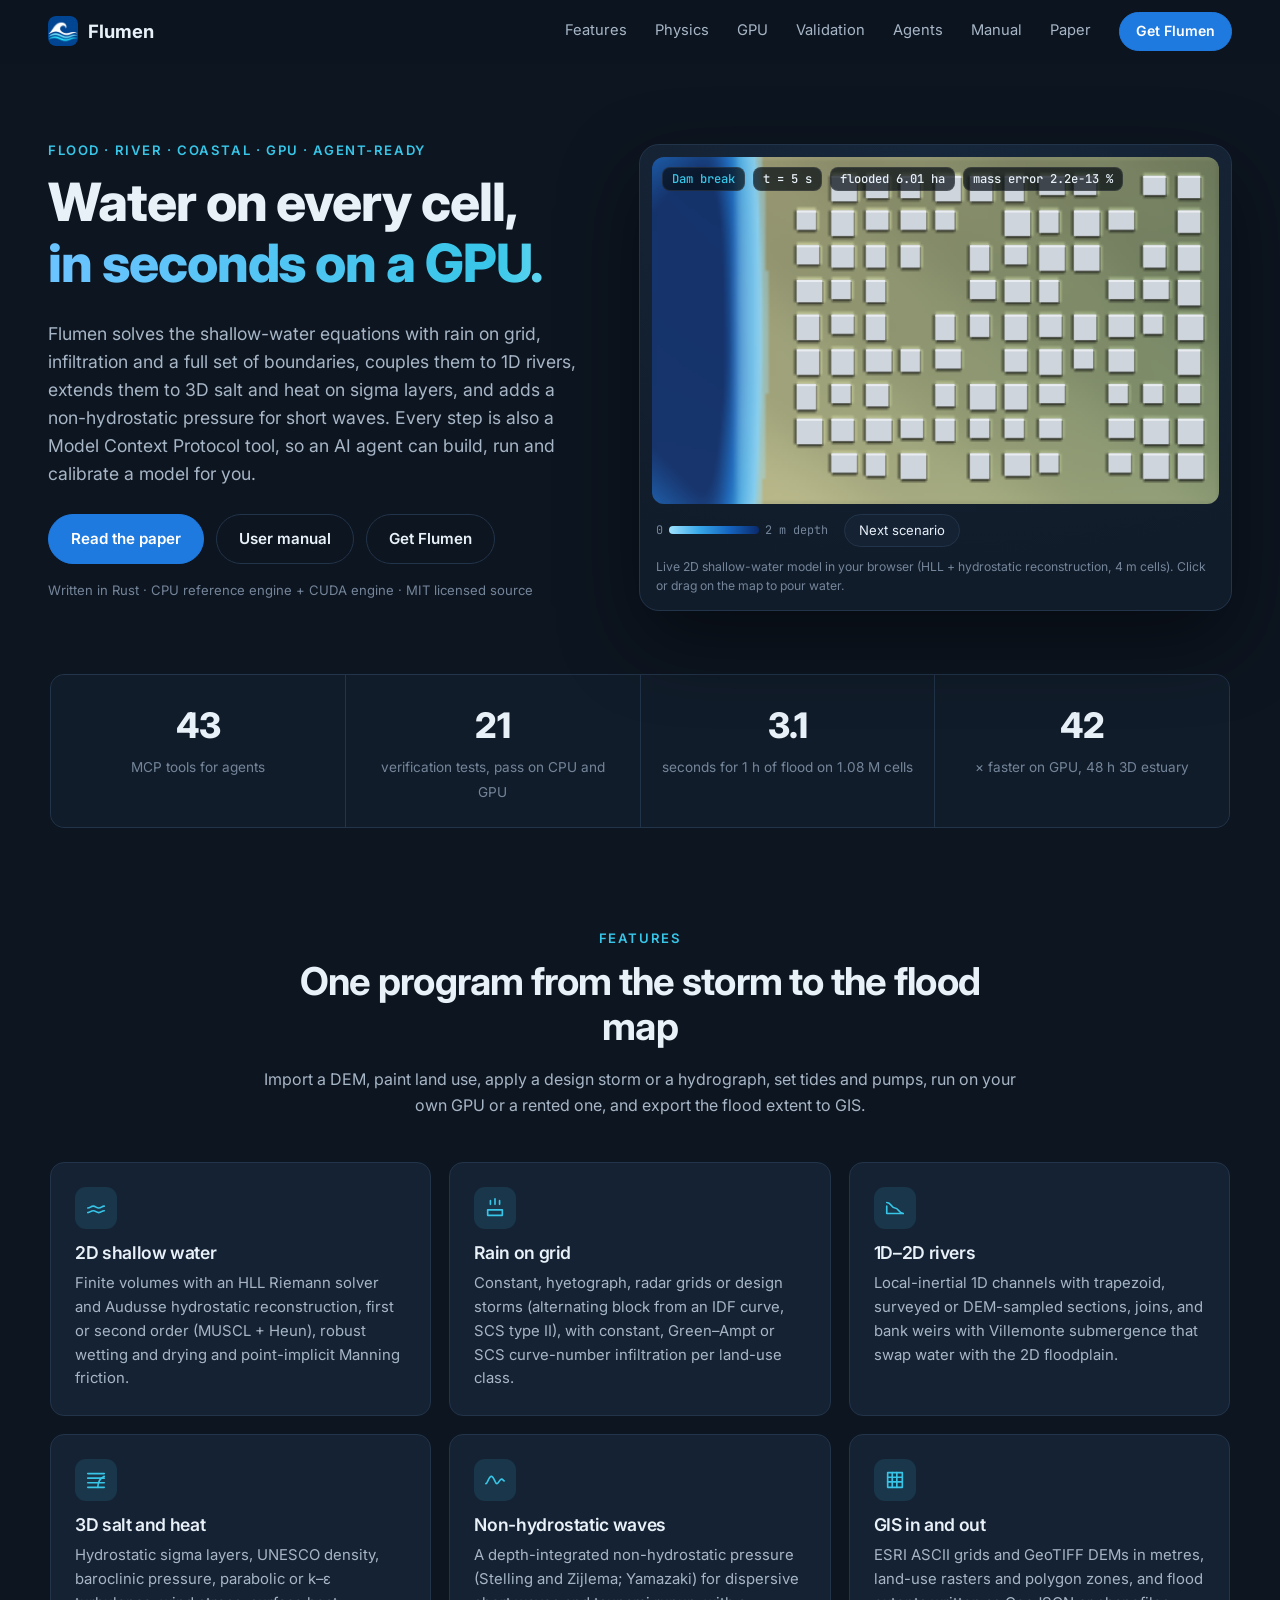
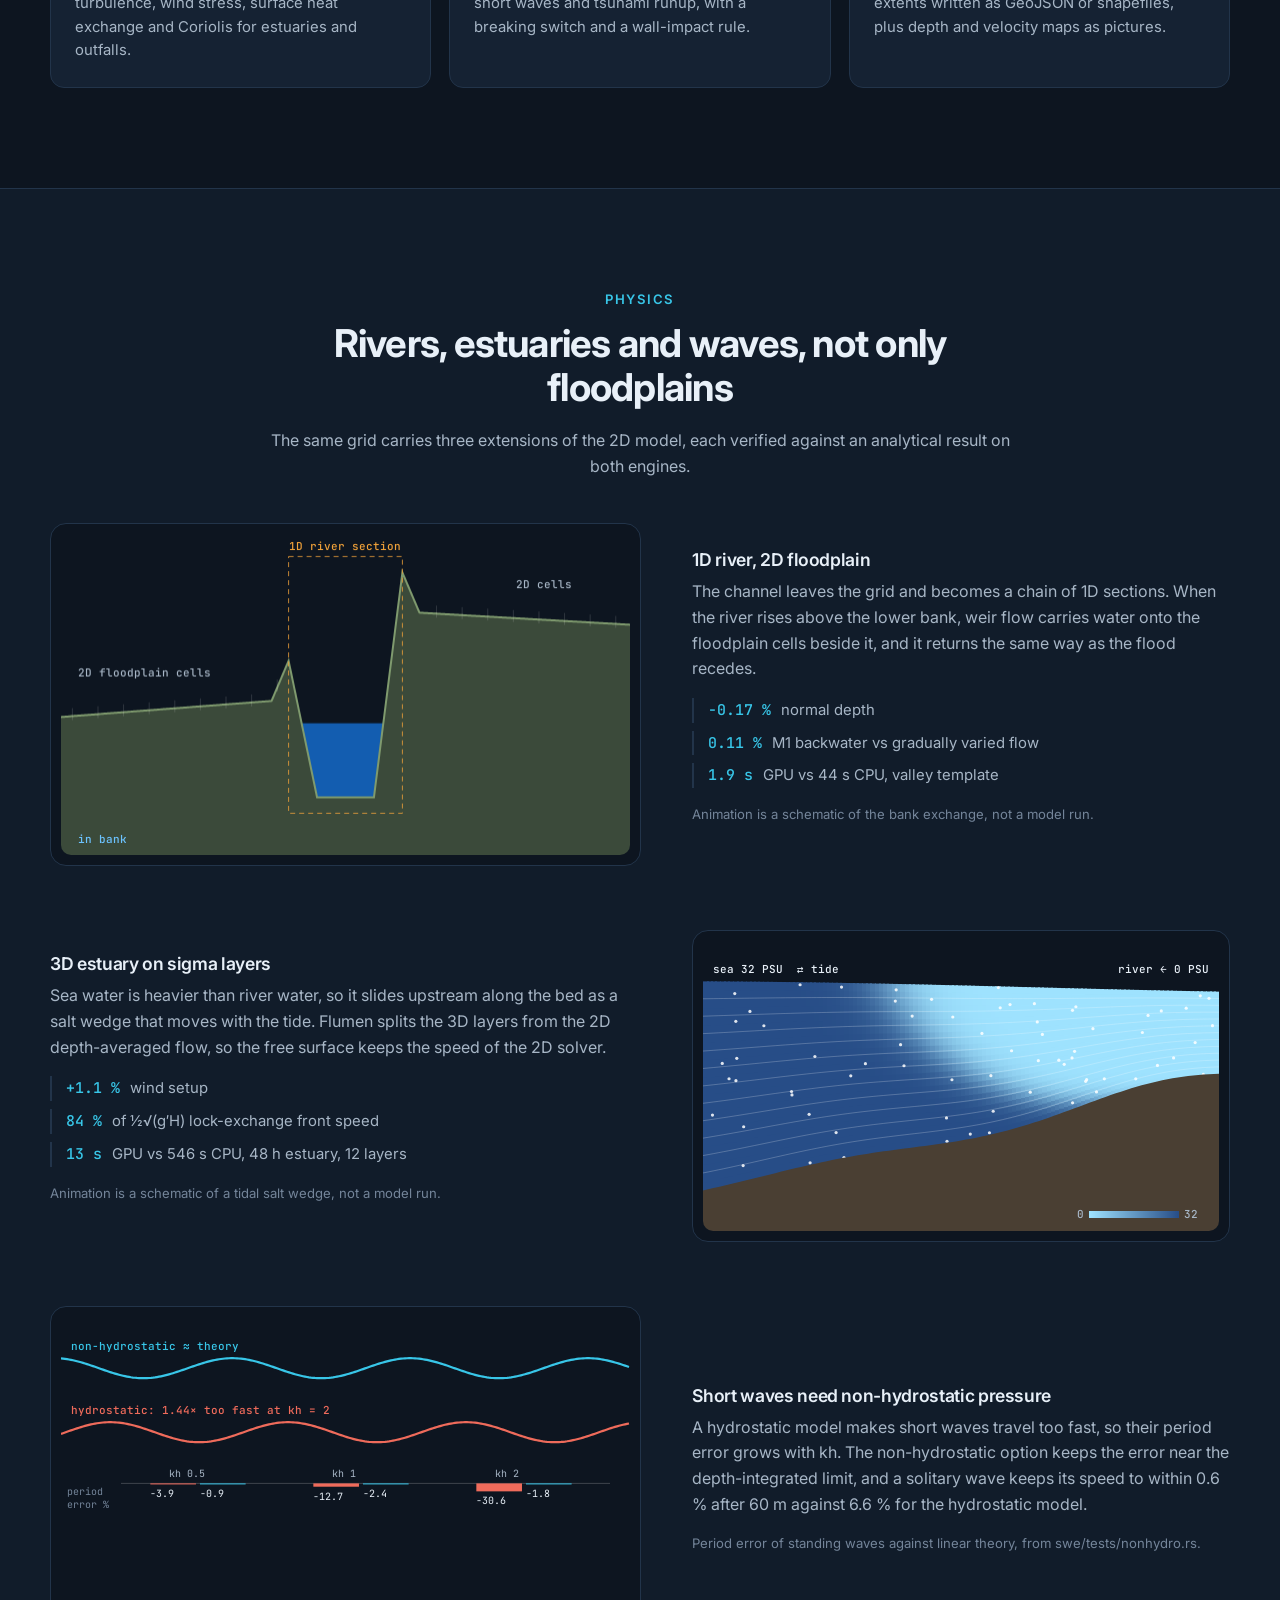
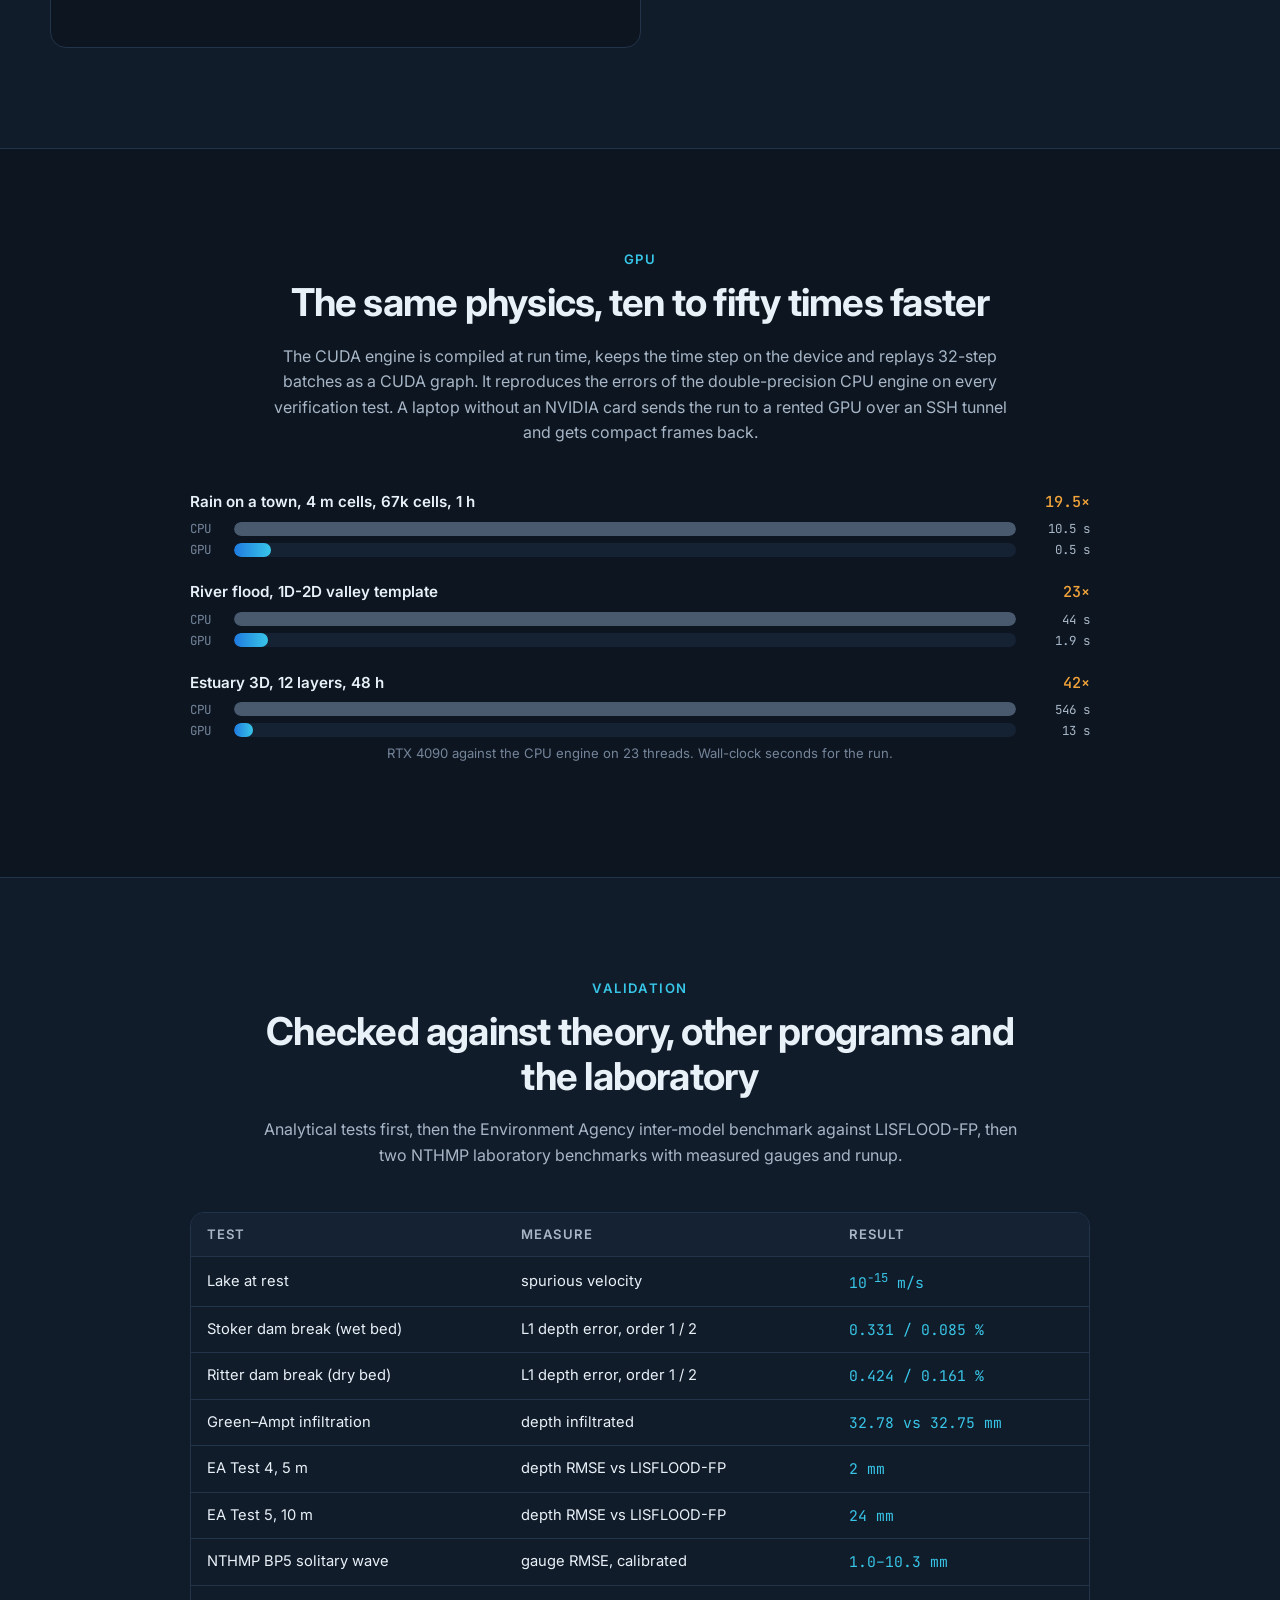
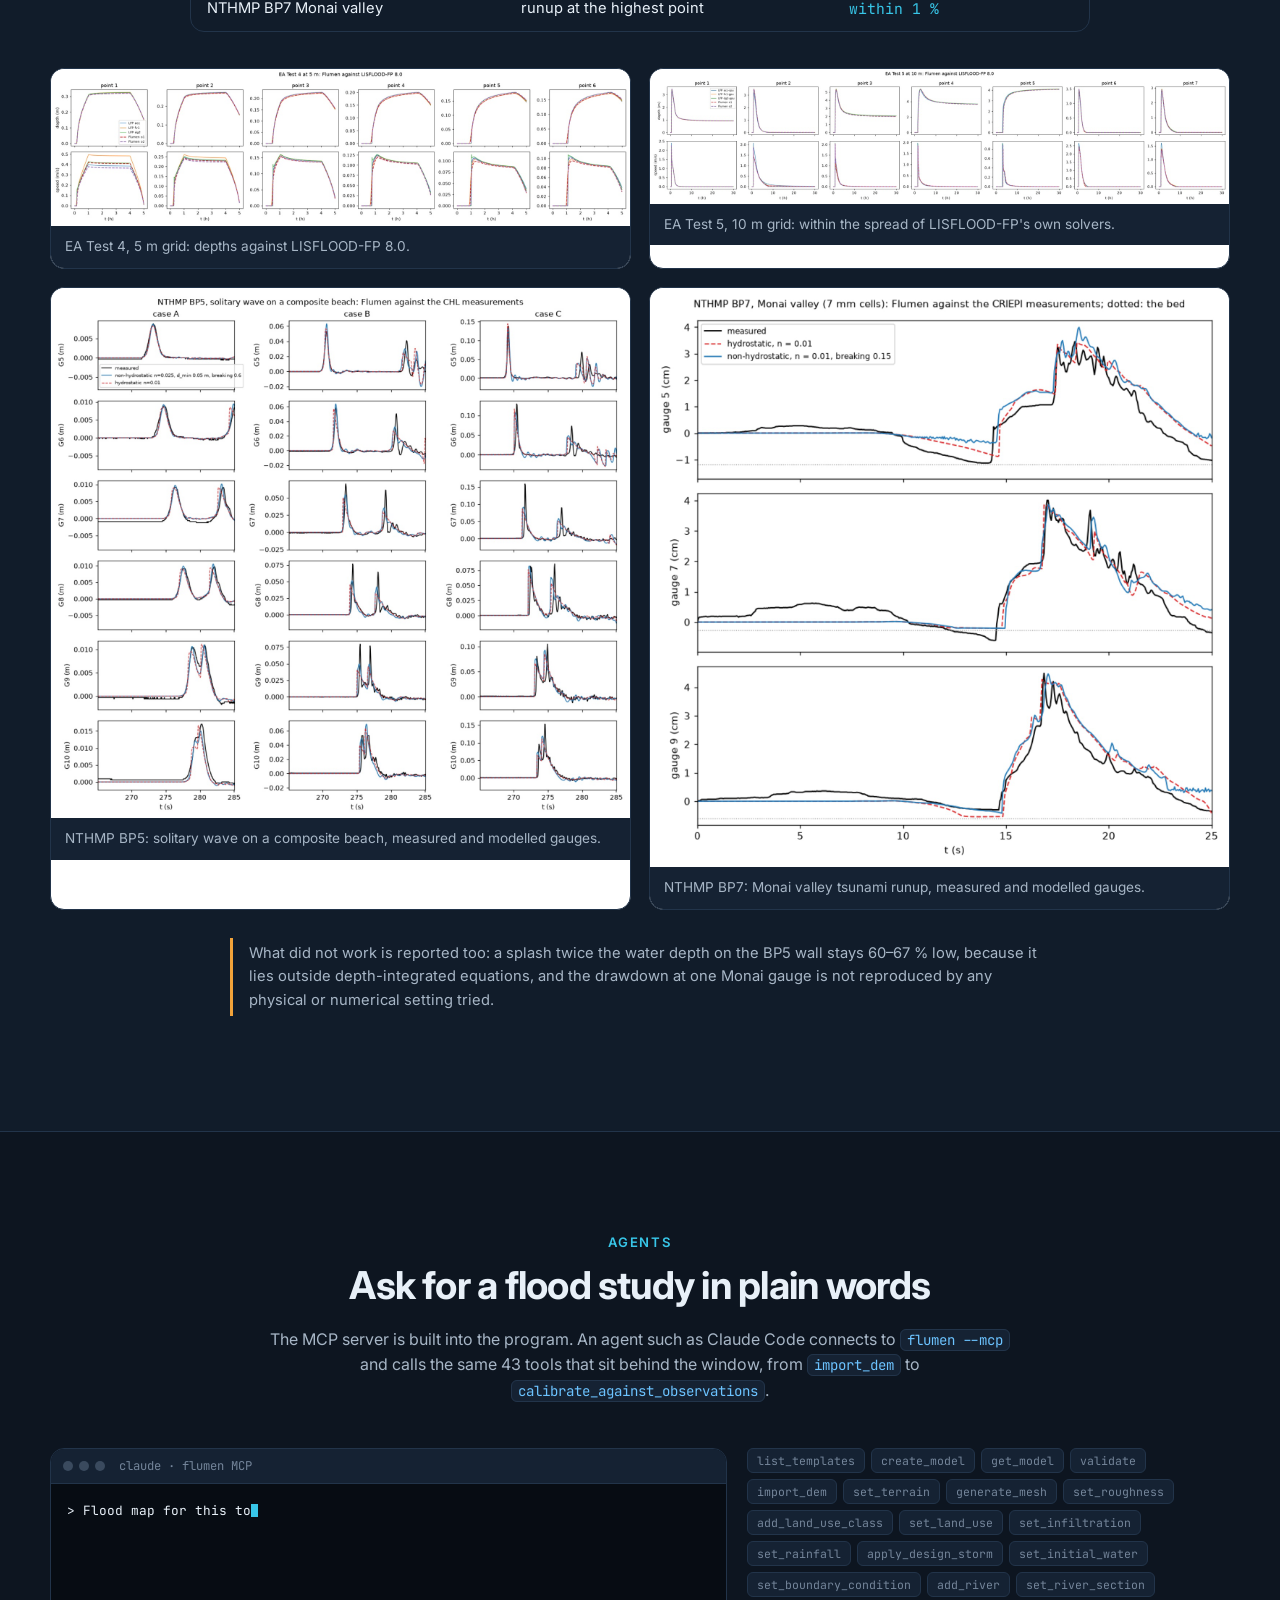
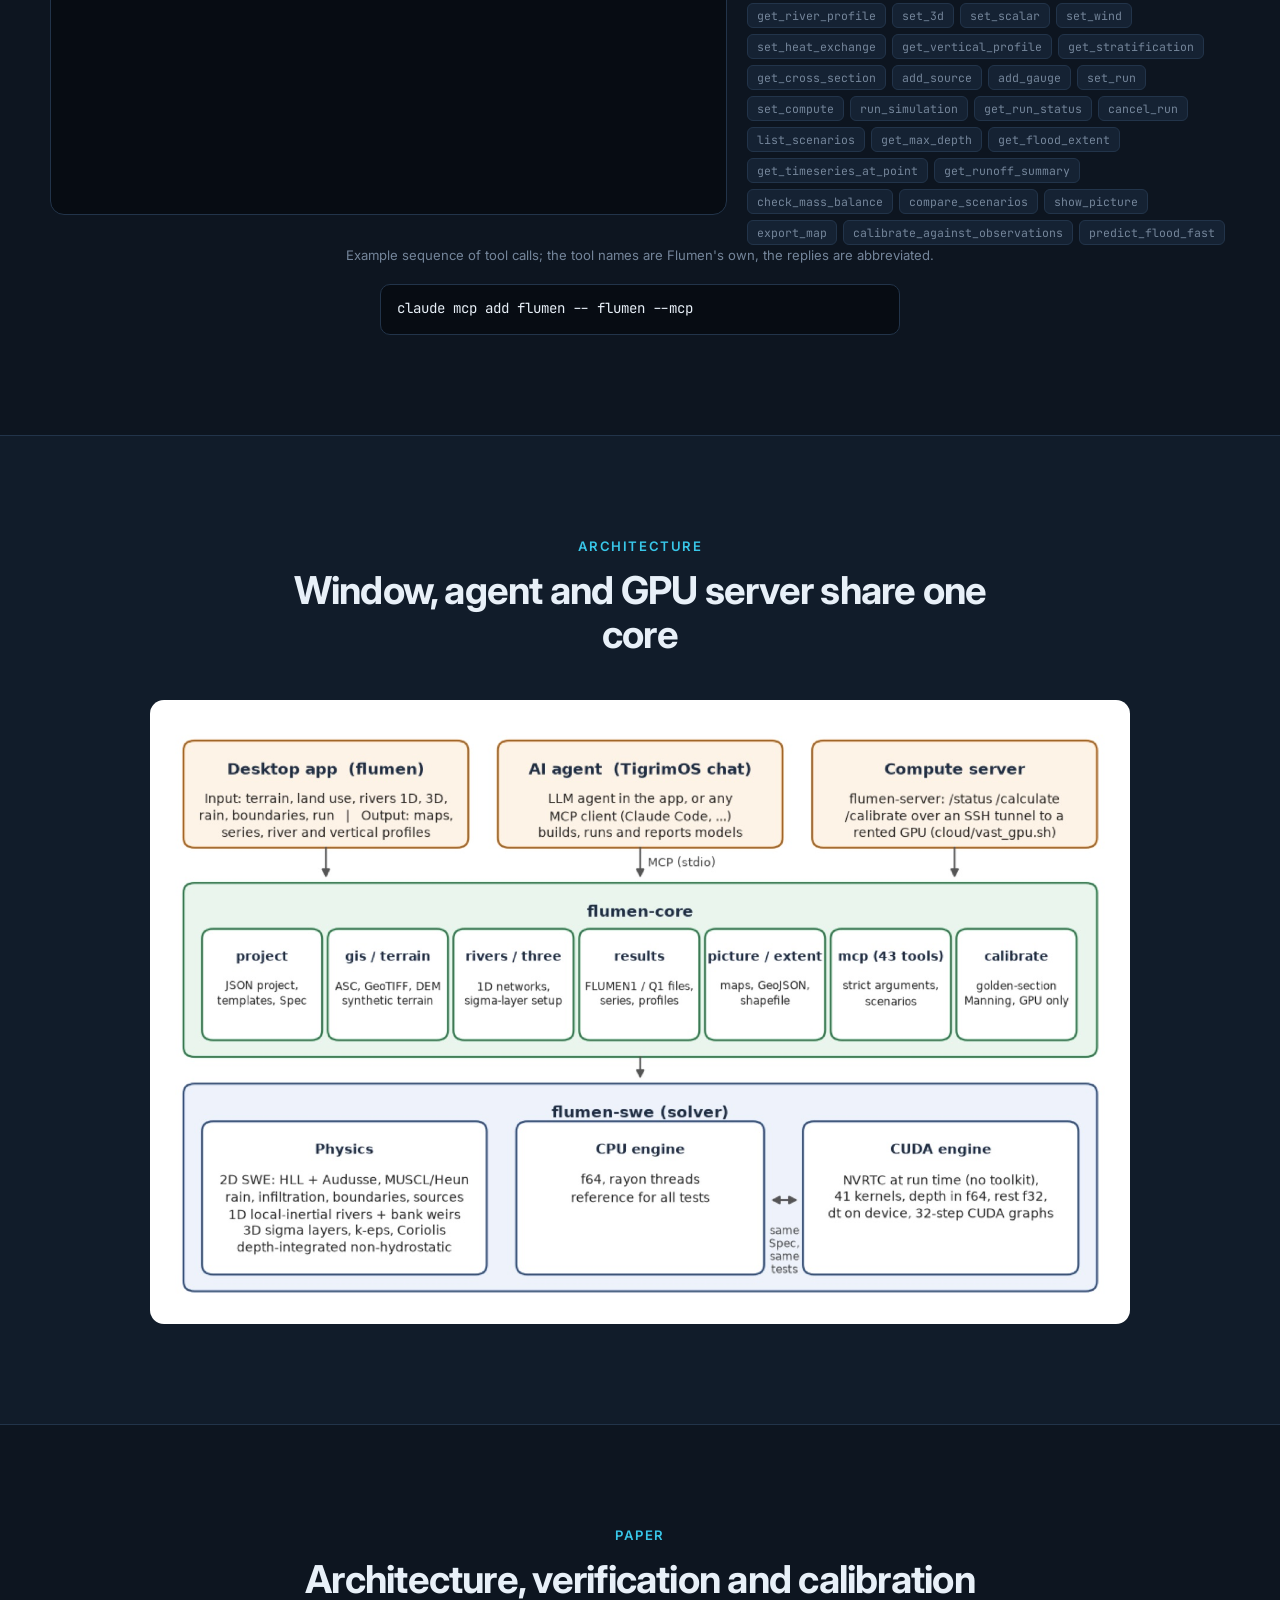
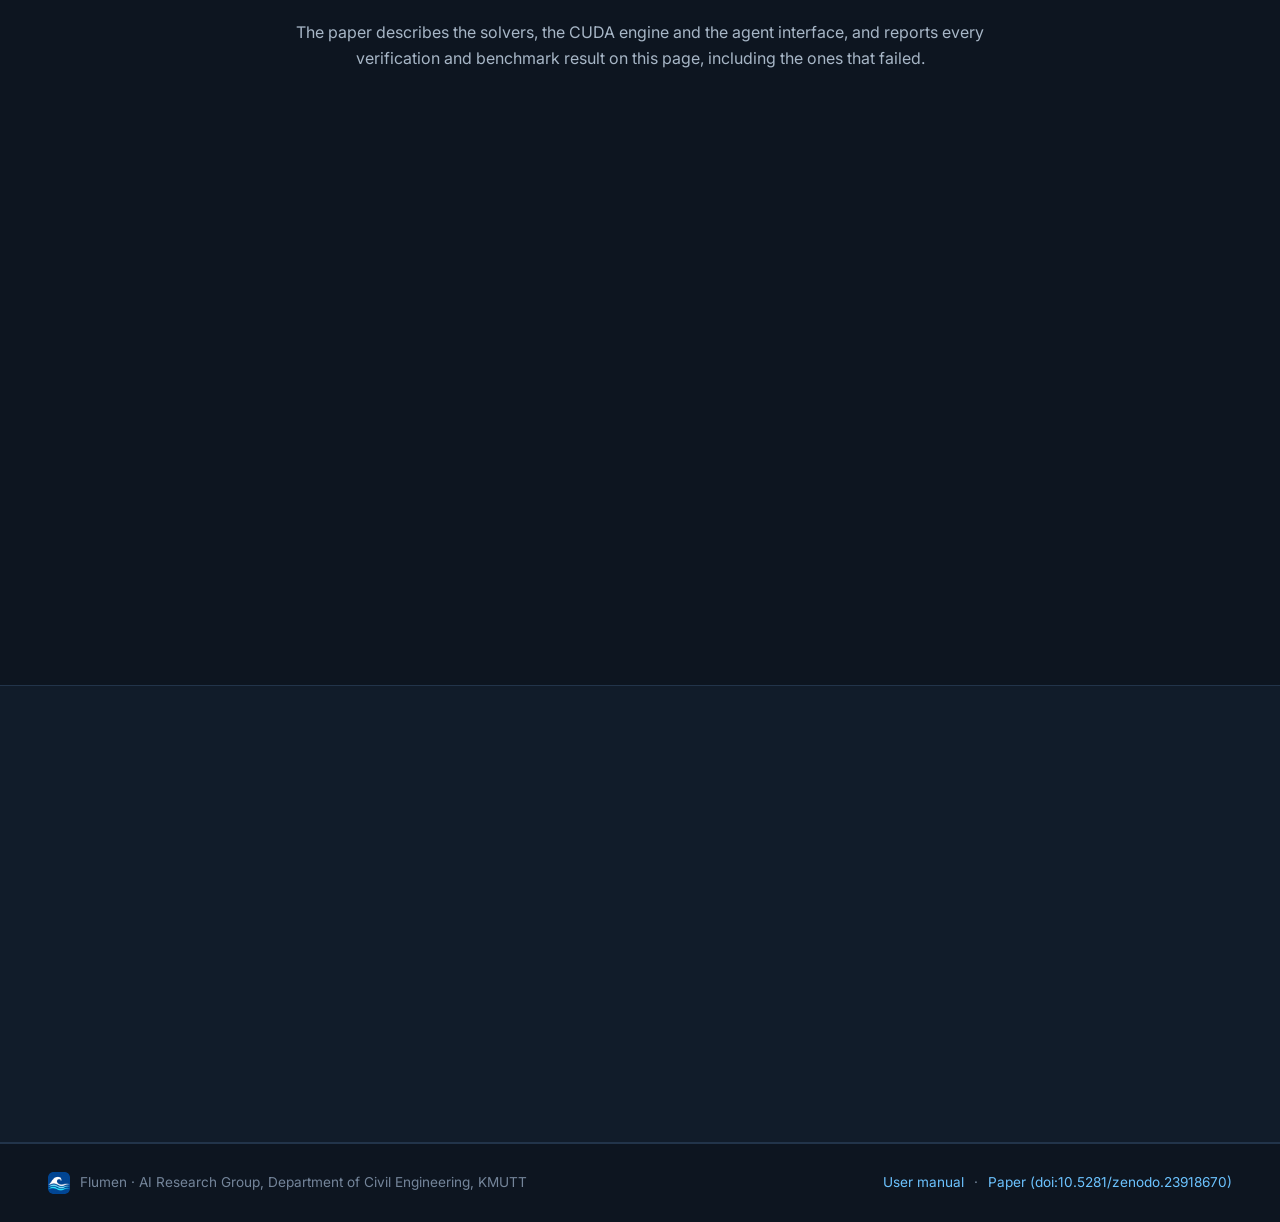
<file: index.html>
<!doctype html>
<html lang="en">
<head>
<meta charset="utf-8">
<meta name="viewport" content="width=device-width, initial-scale=1">
<title>Flumen · Flood hydrodynamics</title>
<meta name="description" content="Flumen is a GPU-accelerated program for flood and coastal hydrodynamics: 2D shallow water with rain on grid, 1D-2D rivers, 3D sigma layers, non-hydrostatic waves, and 43 MCP tools for AI agents.">
<link rel="icon" href="favicon.png">
<link rel="preconnect" href="https://fonts.googleapis.com">
<link rel="preconnect" href="https://fonts.gstatic.com" crossorigin>
<link href="https://fonts.googleapis.com/css2?family=Inter:wght@400;500;600;700;800&family=JetBrains+Mono:wght@400;500&display=swap" rel="stylesheet">
<link rel="stylesheet" href="style.css">
</head>
<body>

<header class="nav" id="top">
  <a class="brand" href="#top"><img src="img/icon.png" alt="" width="30" height="30"><span>Flumen</span></a>
  <nav>
    <a href="#features">Features</a>
    <a href="#physics">Physics</a>
    <a href="#gpu">GPU</a>
    <a href="#validation">Validation</a>
    <a href="#agents">Agents</a>
    <a href="manual.html">Manual</a>
    <a href="#paper">Paper</a>
    <a class="btn btn-small" href="#contact">Get Flumen</a>
  </nav>
</header>

<main>

<section class="hero">
  <div class="hero-text intro">
    <p class="eyebrow">Flood · river · coastal · GPU · agent-ready</p>
    <h1>Water on every cell,<br><span class="grad">in seconds on a GPU.</span></h1>
    <p class="lead">Flumen solves the shallow-water equations with rain on grid, infiltration and a full set of boundaries, couples them to 1D rivers, extends them to 3D salt and heat on sigma layers, and adds a non-hydrostatic pressure for short waves. Every step is also a Model Context Protocol tool, so an AI agent can build, run and calibrate a model for you.</p>
    <div class="cta">
      <a class="btn" href="https://zenodo.org/records/23918670" target="_blank" rel="noopener">Read the paper</a>
      <a class="btn btn-ghost" href="manual.html">User manual</a>
      <a class="btn btn-ghost" href="#contact">Get Flumen</a>
    </div>
    <p class="fine">Written in Rust · CPU reference engine + CUDA engine · MIT licensed source</p>
  </div>
  <div class="hero-sim intro intro2">
    <canvas id="sim" aria-label="Live shallow-water simulation: a reservoir released into a town of street blocks"></canvas>
    <div class="sim-hud">
      <span id="simStage">Dam break</span>
      <span id="simTime">t = 0 s</span>
      <span id="simArea">flooded 0 m²</span>
      <span id="simMass">mass error 0 %</span>
    </div>
    <div class="sim-legend">
      <div class="ramp"><span>0</span><i></i><span>2 m depth</span></div>
      <button class="chip" id="simNext" type="button">Next scenario</button>
      <span class="sim-note">Live 2D shallow-water model in your browser (HLL + hydrostatic reconstruction, 4 m cells). Click or drag on the map to pour water.</span>
    </div>
  </div>
</section>

<section class="stats">
  <div class="stat"><b data-count="43">0</b><span>MCP tools for agents</span></div>
  <div class="stat"><b data-count="21">0</b><span>verification tests, pass on CPU and GPU</span></div>
  <div class="stat"><b data-count="3.1" data-dec="1">0</b><span>seconds for 1 h of flood on 1.08 M cells</span></div>
  <div class="stat"><b data-count="42">0</b><span>× faster on GPU, 48 h 3D estuary</span></div>
</section>

<section id="features" class="section">
  <div class="section-head reveal">
    <p class="eyebrow">Features</p>
    <h2>One program from the storm to the flood map</h2>
    <p>Import a DEM, paint land use, apply a design storm or a hydrograph, set tides and pumps, run on your own GPU or a rented one, and export the flood extent to GIS.</p>
  </div>
  <div class="grid">
    <article class="card reveal">
      <div class="ic"><svg viewBox="0 0 24 24"><path d="M3 17c3 0 3-2 6-2s3 2 6 2 3-2 6-2"/><path d="M3 12c3 0 3-2 6-2s3 2 6 2 3-2 6-2"/></svg></div>
      <h3>2D shallow water</h3>
      <p>Finite volumes with an HLL Riemann solver and Audusse hydrostatic reconstruction, first or second order (MUSCL + Heun), robust wetting and drying and point-implicit Manning friction.</p>
    </article>
    <article class="card reveal">
      <div class="ic"><svg viewBox="0 0 24 24"><path d="M7 4v4M12 2v6M17 4v4"/><path d="M4 14h16v6H4z"/></svg></div>
      <h3>Rain on grid</h3>
      <p>Constant, hyetograph, radar grids or design storms (alternating block from an IDF curve, SCS type II), with constant, Green–Ampt or SCS curve-number infiltration per land-use class.</p>
    </article>
    <article class="card reveal">
      <div class="ic"><svg viewBox="0 0 24 24"><path d="M3 6c5 0 5 6 9 6s4 6 9 6"/><path d="M3 10v8h18"/></svg></div>
      <h3>1D–2D rivers</h3>
      <p>Local-inertial 1D channels with trapezoid, surveyed or DEM-sampled sections, joins, and bank weirs with Villemonte submergence that swap water with the 2D floodplain.</p>
    </article>
    <article class="card reveal">
      <div class="ic"><svg viewBox="0 0 24 24"><path d="M3 5h18M3 10h18M3 15h18M3 20h18"/><path d="M14 20c0-6 3-10 7-12"/></svg></div>
      <h3>3D salt and heat</h3>
      <p>Hydrostatic sigma layers, UNESCO density, baroclinic pressure, parabolic or k–ε turbulence, wind stress, surface heat exchange and Coriolis for estuaries and outfalls.</p>
    </article>
    <article class="card reveal">
      <div class="ic"><svg viewBox="0 0 24 24"><path d="M2 16c2 0 3-8 6-8s4 8 6 8 3-5 5-5 2 2 3 2"/></svg></div>
      <h3>Non-hydrostatic waves</h3>
      <p>A depth-integrated non-hydrostatic pressure (Stelling and Zijlema; Yamazaki) for dispersive short waves and tsunami runup, with a breaking switch and a wall-impact rule.</p>
    </article>
    <article class="card reveal">
      <div class="ic"><svg viewBox="0 0 24 24"><path d="M4 4h16v16H4z"/><path d="M4 9h16M4 14h16M9 4v16M14 4v16"/></svg></div>
      <h3>GIS in and out</h3>
      <p>ESRI ASCII grids and GeoTIFF DEMs in metres, land-use rasters and polygon zones, and flood extents written as GeoJSON or shapefiles, plus depth and velocity maps as pictures.</p>
    </article>
  </div>
</section>

<section id="physics" class="section alt">
  <div class="section-head reveal">
    <p class="eyebrow">Physics</p>
    <h2>Rivers, estuaries and waves, not only floodplains</h2>
    <p>The same grid carries three extensions of the 2D model, each verified against an analytical result on both engines.</p>
  </div>

  <div class="split reveal">
    <div class="panel"><canvas id="river" aria-label="Cross-section of a 1D river overtopping its banks onto a 2D floodplain"></canvas></div>
    <div class="split-text">
      <h3>1D river, 2D floodplain</h3>
      <p>The channel leaves the grid and becomes a chain of 1D sections. When the river rises above the lower bank, weir flow carries water onto the floodplain cells beside it, and it returns the same way as the flood recedes.</p>
      <ul class="facts">
        <li><b>−0.17 %</b> normal depth</li>
        <li><b>0.11 %</b> M1 backwater vs gradually varied flow</li>
        <li><b>1.9 s</b> GPU vs 44 s CPU, valley template</li>
      </ul>
      <p class="fine">Animation is a schematic of the bank exchange, not a model run.</p>
    </div>
  </div>

  <div class="split rev reveal">
    <div class="panel"><canvas id="estuary" aria-label="Long section of a tidal estuary with sigma layers and a salt wedge moving with the tide"></canvas></div>
    <div class="split-text">
      <h3>3D estuary on sigma layers</h3>
      <p>Sea water is heavier than river water, so it slides upstream along the bed as a salt wedge that moves with the tide. Flumen splits the 3D layers from the 2D depth-averaged flow, so the free surface keeps the speed of the 2D solver.</p>
      <ul class="facts">
        <li><b>+1.1 %</b> wind setup</li>
        <li><b>84 %</b> of ½√(g′H) lock-exchange front speed</li>
        <li><b>13 s</b> GPU vs 546 s CPU, 48 h estuary, 12 layers</li>
      </ul>
      <p class="fine">Animation is a schematic of a tidal salt wedge, not a model run.</p>
    </div>
  </div>

  <div class="split reveal">
    <div class="panel"><canvas id="waves" aria-label="Bar chart of standing-wave period error for hydrostatic and non-hydrostatic models"></canvas></div>
    <div class="split-text">
      <h3>Short waves need non-hydrostatic pressure</h3>
      <p>A hydrostatic model makes short waves travel too fast, so their period error grows with kh. The non-hydrostatic option keeps the error near the depth-integrated limit, and a solitary wave keeps its speed to within 0.6 % after 60 m against 6.6 % for the hydrostatic model.</p>
      <p class="fine">Period error of standing waves against linear theory, from swe/tests/nonhydro.rs.</p>
    </div>
  </div>
</section>

<section id="gpu" class="section">
  <div class="section-head reveal">
    <p class="eyebrow">GPU</p>
    <h2>The same physics, ten to fifty times faster</h2>
    <p>The CUDA engine is compiled at run time, keeps the time step on the device and replays 32-step batches as a CUDA graph. It reproduces the errors of the double-precision CPU engine on every verification test. A laptop without an NVIDIA card sends the run to a rented GPU over an SSH tunnel and gets compact frames back.</p>
  </div>
  <div class="bars reveal" id="gpuBars"></div>
  <p class="fine center">RTX 4090 against the CPU engine on 23 threads. Wall-clock seconds for the run.</p>
</section>

<section id="validation" class="section alt">
  <div class="section-head reveal">
    <p class="eyebrow">Validation</p>
    <h2>Checked against theory, other programs and the laboratory</h2>
    <p>Analytical tests first, then the Environment Agency inter-model benchmark against LISFLOOD-FP, then two NTHMP laboratory benchmarks with measured gauges and runup.</p>
  </div>
  <div class="table-wrap reveal">
    <table>
      <thead><tr><th>Test</th><th>Measure</th><th>Result</th></tr></thead>
      <tbody>
        <tr><td>Lake at rest</td><td>spurious velocity</td><td>10<sup>−15</sup> m/s</td></tr>
        <tr><td>Stoker dam break (wet bed)</td><td>L1 depth error, order 1 / 2</td><td>0.331 / 0.085 %</td></tr>
        <tr><td>Ritter dam break (dry bed)</td><td>L1 depth error, order 1 / 2</td><td>0.424 / 0.161 %</td></tr>
        <tr><td>Green–Ampt infiltration</td><td>depth infiltrated</td><td>32.78 vs 32.75 mm</td></tr>
        <tr><td>EA Test 4, 5 m</td><td>depth RMSE vs LISFLOOD-FP</td><td>2 mm</td></tr>
        <tr><td>EA Test 5, 10 m</td><td>depth RMSE vs LISFLOOD-FP</td><td>24 mm</td></tr>
        <tr><td>NTHMP BP5 solitary wave</td><td>gauge RMSE, calibrated</td><td>1.0–10.3 mm</td></tr>
        <tr><td>NTHMP BP7 Monai valley</td><td>runup at the highest point</td><td>within 1 %</td></tr>
      </tbody>
    </table>
  </div>
  <div class="gallery">
    <figure class="reveal"><img src="img/ea_test4_5m.jpg" alt="EA Test 4 depth comparison with LISFLOOD-FP" loading="lazy"><figcaption>EA Test 4, 5 m grid: depths against LISFLOOD-FP 8.0.</figcaption></figure>
    <figure class="reveal"><img src="img/ea_test5_10m.jpg" alt="EA Test 5 depth comparison with LISFLOOD-FP" loading="lazy"><figcaption>EA Test 5, 10 m grid: within the spread of LISFLOOD-FP's own solvers.</figcaption></figure>
    <figure class="reveal"><img src="img/bp5_gauges.jpg" alt="NTHMP BP5 gauge records against model" loading="lazy"><figcaption>NTHMP BP5: solitary wave on a composite beach, measured and modelled gauges.</figcaption></figure>
    <figure class="reveal"><img src="img/bp7_gauges.jpg" alt="NTHMP BP7 Monai valley gauges" loading="lazy"><figcaption>NTHMP BP7: Monai valley tsunami runup, measured and modelled gauges.</figcaption></figure>
  </div>
  <p class="honest reveal">What did not work is reported too: a splash twice the water depth on the BP5 wall stays 60–67 % low, because it lies outside depth-integrated equations, and the drawdown at one Monai gauge is not reproduced by any physical or numerical setting tried.</p>
</section>

<section id="agents" class="section">
  <div class="section-head reveal">
    <p class="eyebrow">Agents</p>
    <h2>Ask for a flood study in plain words</h2>
    <p>The MCP server is built into the program. An agent such as Claude Code connects to <code>flumen --mcp</code> and calls the same 43 tools that sit behind the window, from <code>import_dem</code> to <code>calibrate_against_observations</code>.</p>
  </div>
  <div class="agent reveal">
    <div class="term">
      <div class="term-bar"><i></i><i></i><i></i><span>claude · flumen MCP</span></div>
      <pre id="replay" aria-live="polite"></pre>
    </div>
    <div class="tools" id="tools"></div>
  </div>
  <p class="fine center">Example sequence of tool calls; the tool names are Flumen's own, the replies are abbreviated.</p>
  <div class="snip reveal">
    <pre><code>claude mcp add flumen -- flumen --mcp</code></pre>
  </div>
</section>

<section id="arch" class="section alt">
  <div class="section-head reveal">
    <p class="eyebrow">Architecture</p>
    <h2>Window, agent and GPU server share one core</h2>
  </div>
  <figure class="arch reveal"><img src="img/arch.jpg" alt="Flumen architecture diagram" loading="lazy"></figure>
</section>

<section id="paper" class="section">
  <div class="section-head reveal">
    <p class="eyebrow">Paper</p>
    <h2>Architecture, verification and calibration</h2>
    <p>The paper describes the solvers, the CUDA engine and the agent interface, and reports every verification and benchmark result on this page, including the ones that failed.</p>
  </div>
  <div class="paper reveal">
    <h3>Flumen: an agentic, GPU-accelerated program for flood and coastal hydrodynamics, its architecture and its calibration against laboratory and inter-model benchmarks</h3>
    <p>Sompote Youwai · AI Research Group, Department of Civil Engineering, KMUTT · Zenodo, 2026</p>
    <div class="cta">
      <a class="btn" href="https://zenodo.org/records/23918670" target="_blank" rel="noopener">Open on Zenodo</a>
      <button class="btn btn-ghost" id="copyBib" type="button">Copy BibTeX</button>
    </div>
    <pre class="bib" id="bib">@misc{youwai2026flumen,
  author    = {Youwai, Sompote},
  title     = {Flumen: an agentic, {GPU}-accelerated program for flood and coastal
               hydrodynamics, its architecture and its calibration against
               laboratory and inter-model benchmarks},
  year      = {2026},
  publisher = {Zenodo},
  doi       = {10.5281/zenodo.23918670},
  url       = {https://zenodo.org/records/23918670}
}</pre>
  </div>
</section>

<section id="contact" class="section alt">
  <div class="section-head reveal">
    <p class="eyebrow">Get Flumen</p>
    <h2>Builds are on the way</h2>
    <p>Desktop builds for macOS and Windows are being prepared. To use Flumen on a project now, or to run it on a GPU server, write to the AI Research Group.</p>
  </div>
  <div class="cta center reveal">
    <a class="btn" href="mailto:tellusfem@gmail.com?subject=Flumen">tellusfem@gmail.com</a>
  </div>
</section>

</main>

<footer>
  <div><img src="img/icon.png" alt="" width="22" height="22"> Flumen · AI Research Group, Department of Civil Engineering, KMUTT</div>
  <div><a href="manual.html">User manual</a> · <a href="https://zenodo.org/records/23918670" target="_blank" rel="noopener">Paper (doi:10.5281/zenodo.23918670)</a></div>
</footer>

<script src="app.js"></script>
</body>
</html>
</file>
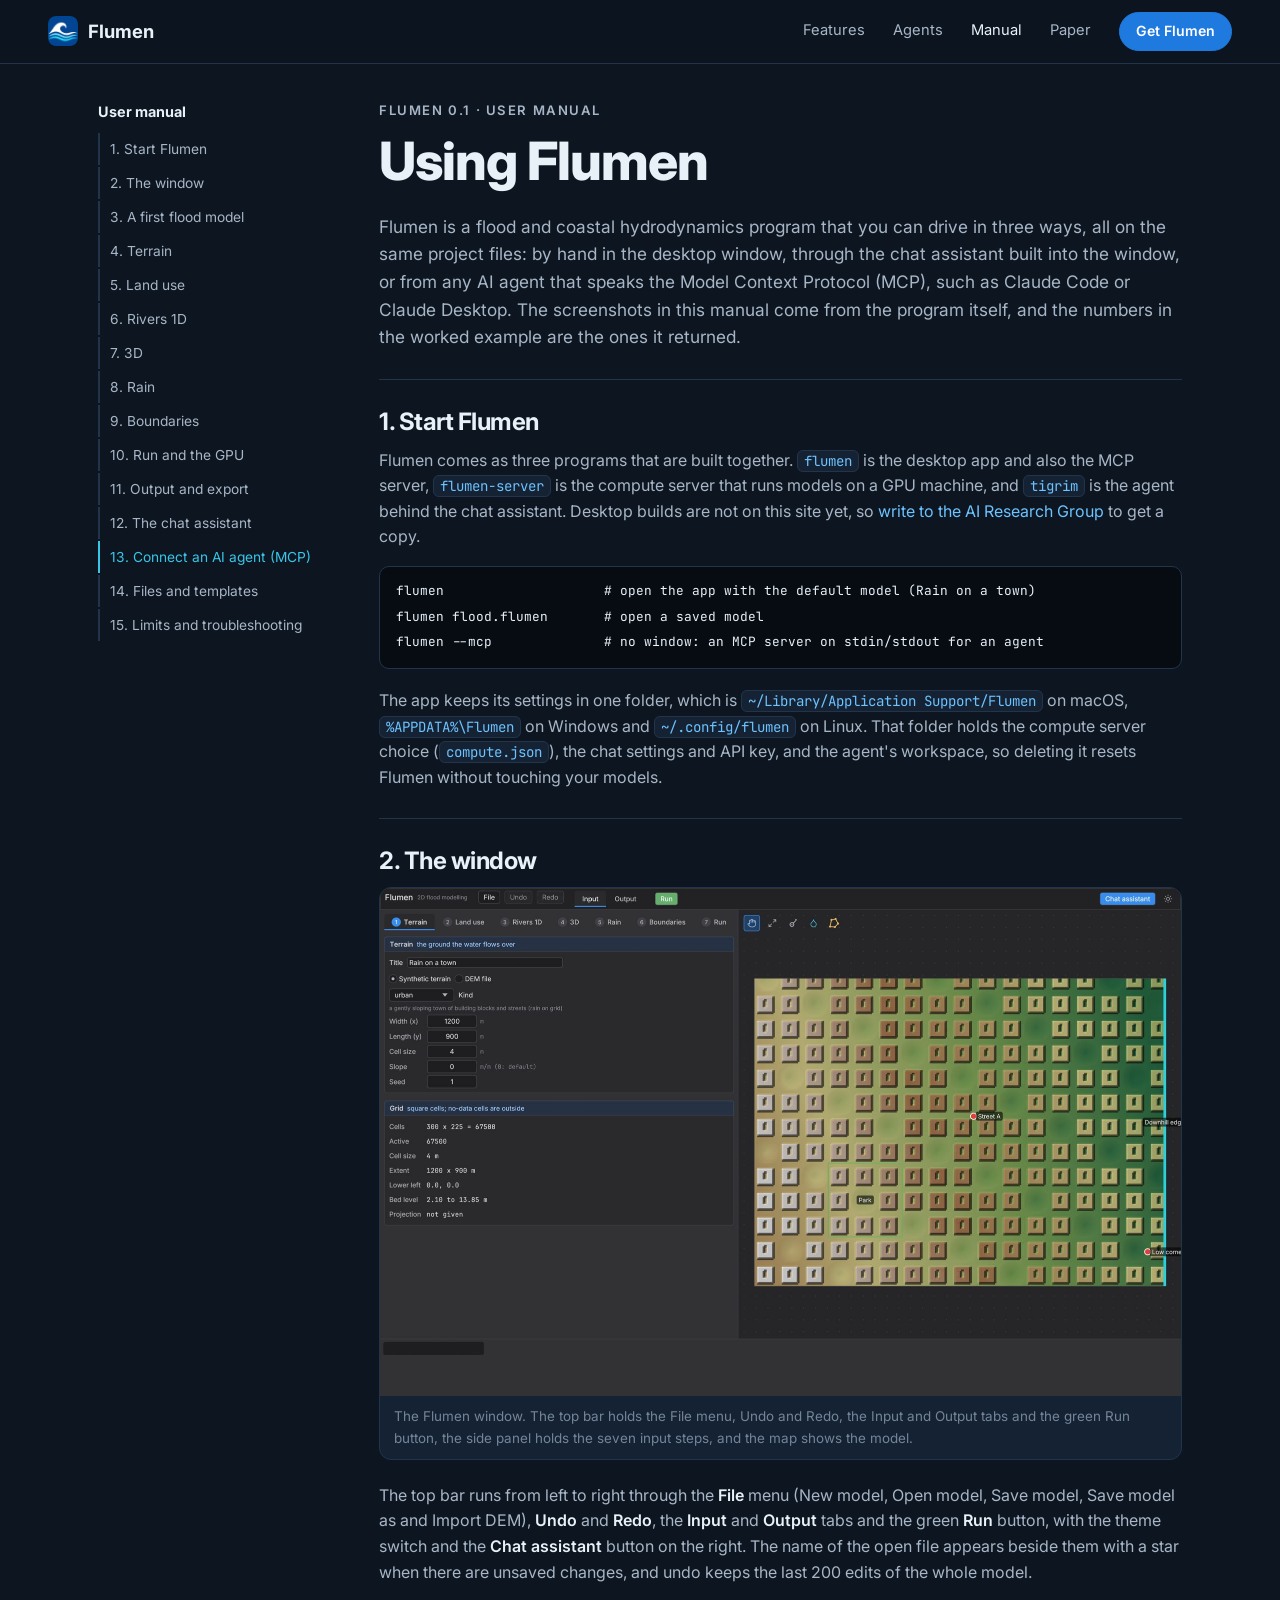
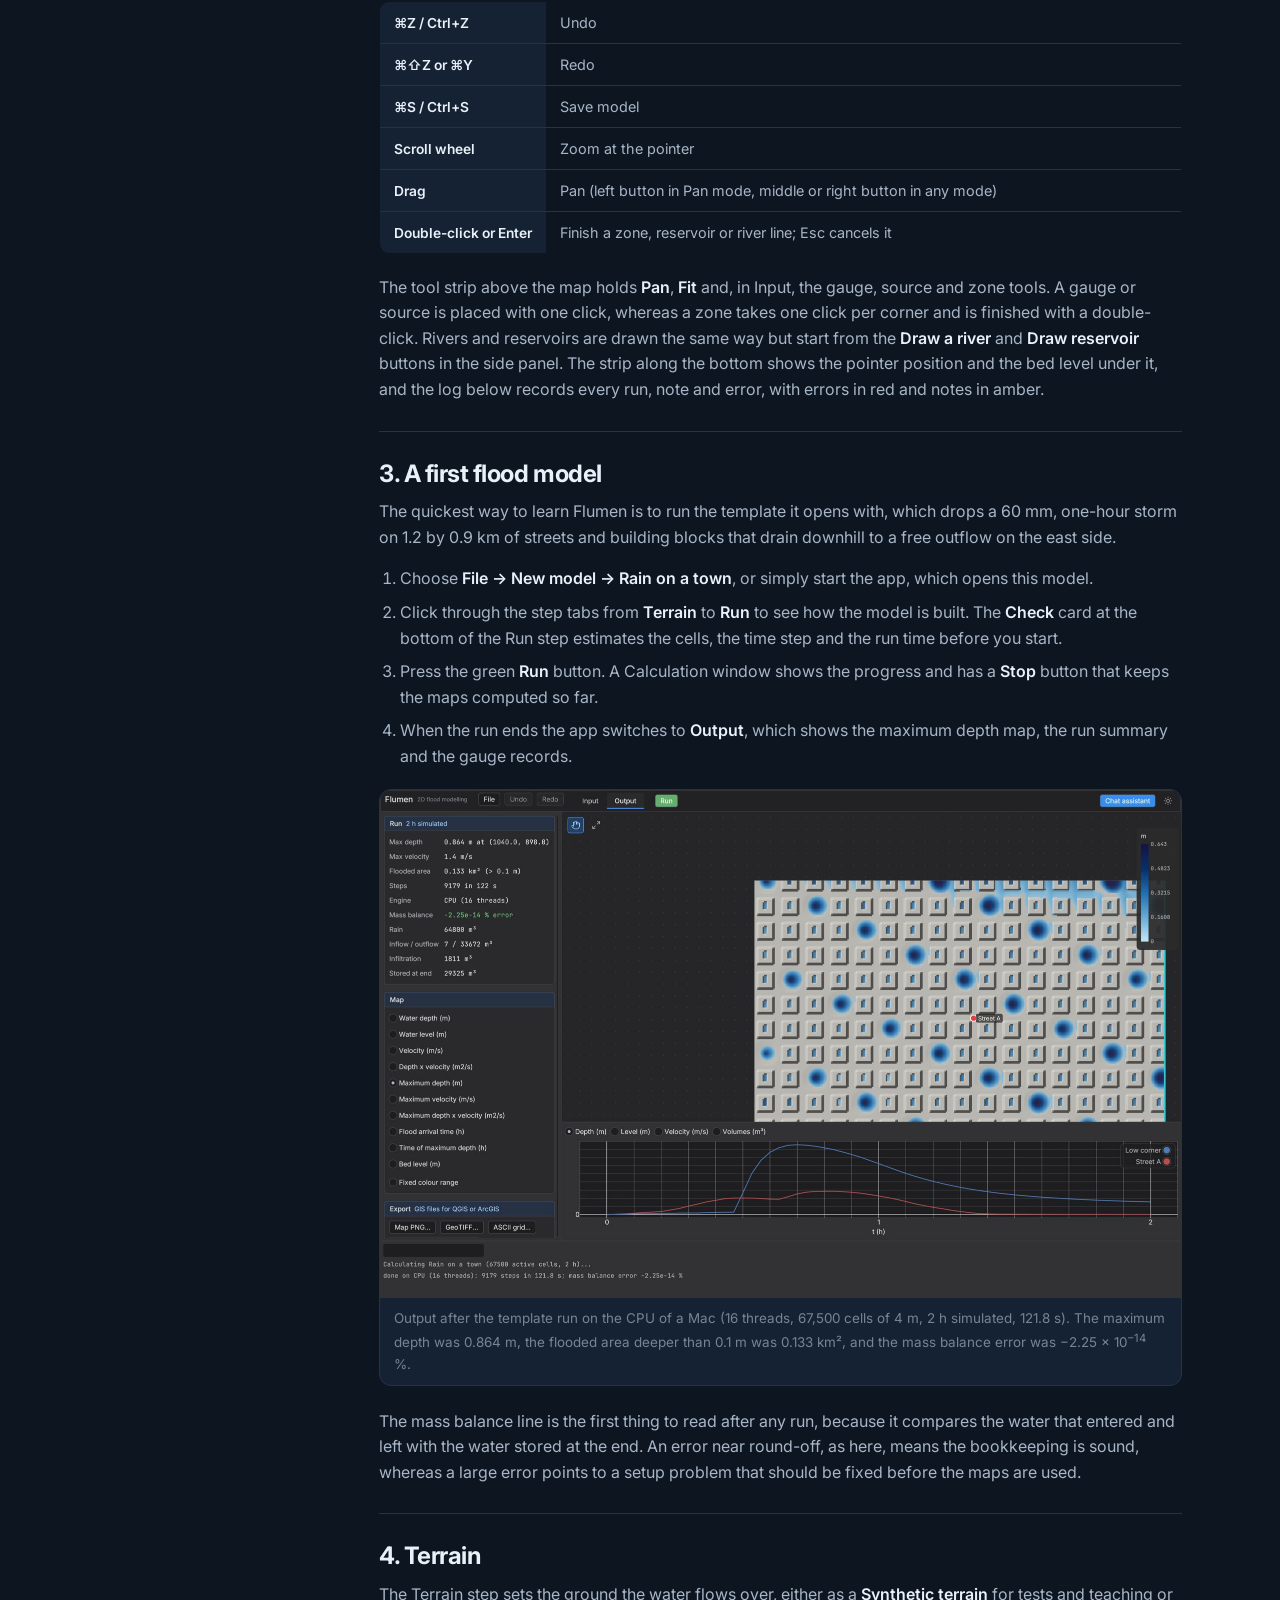
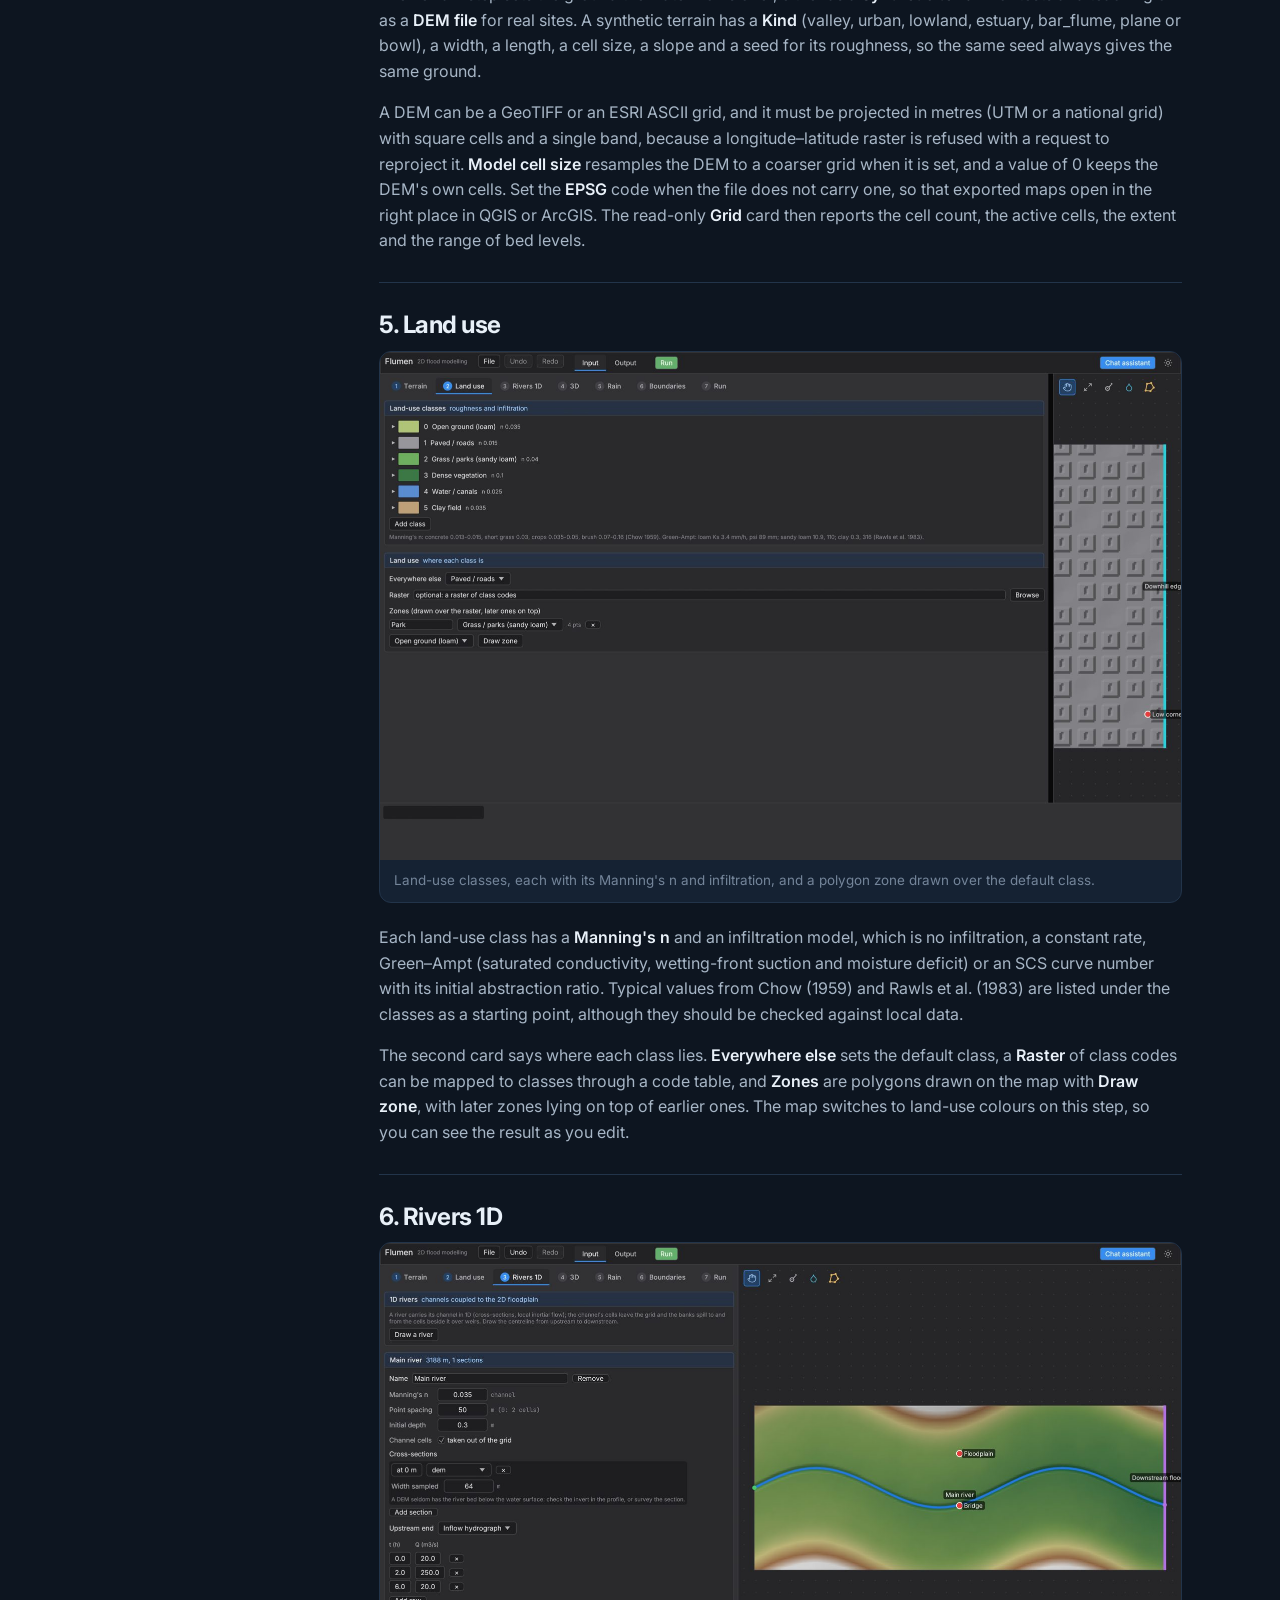
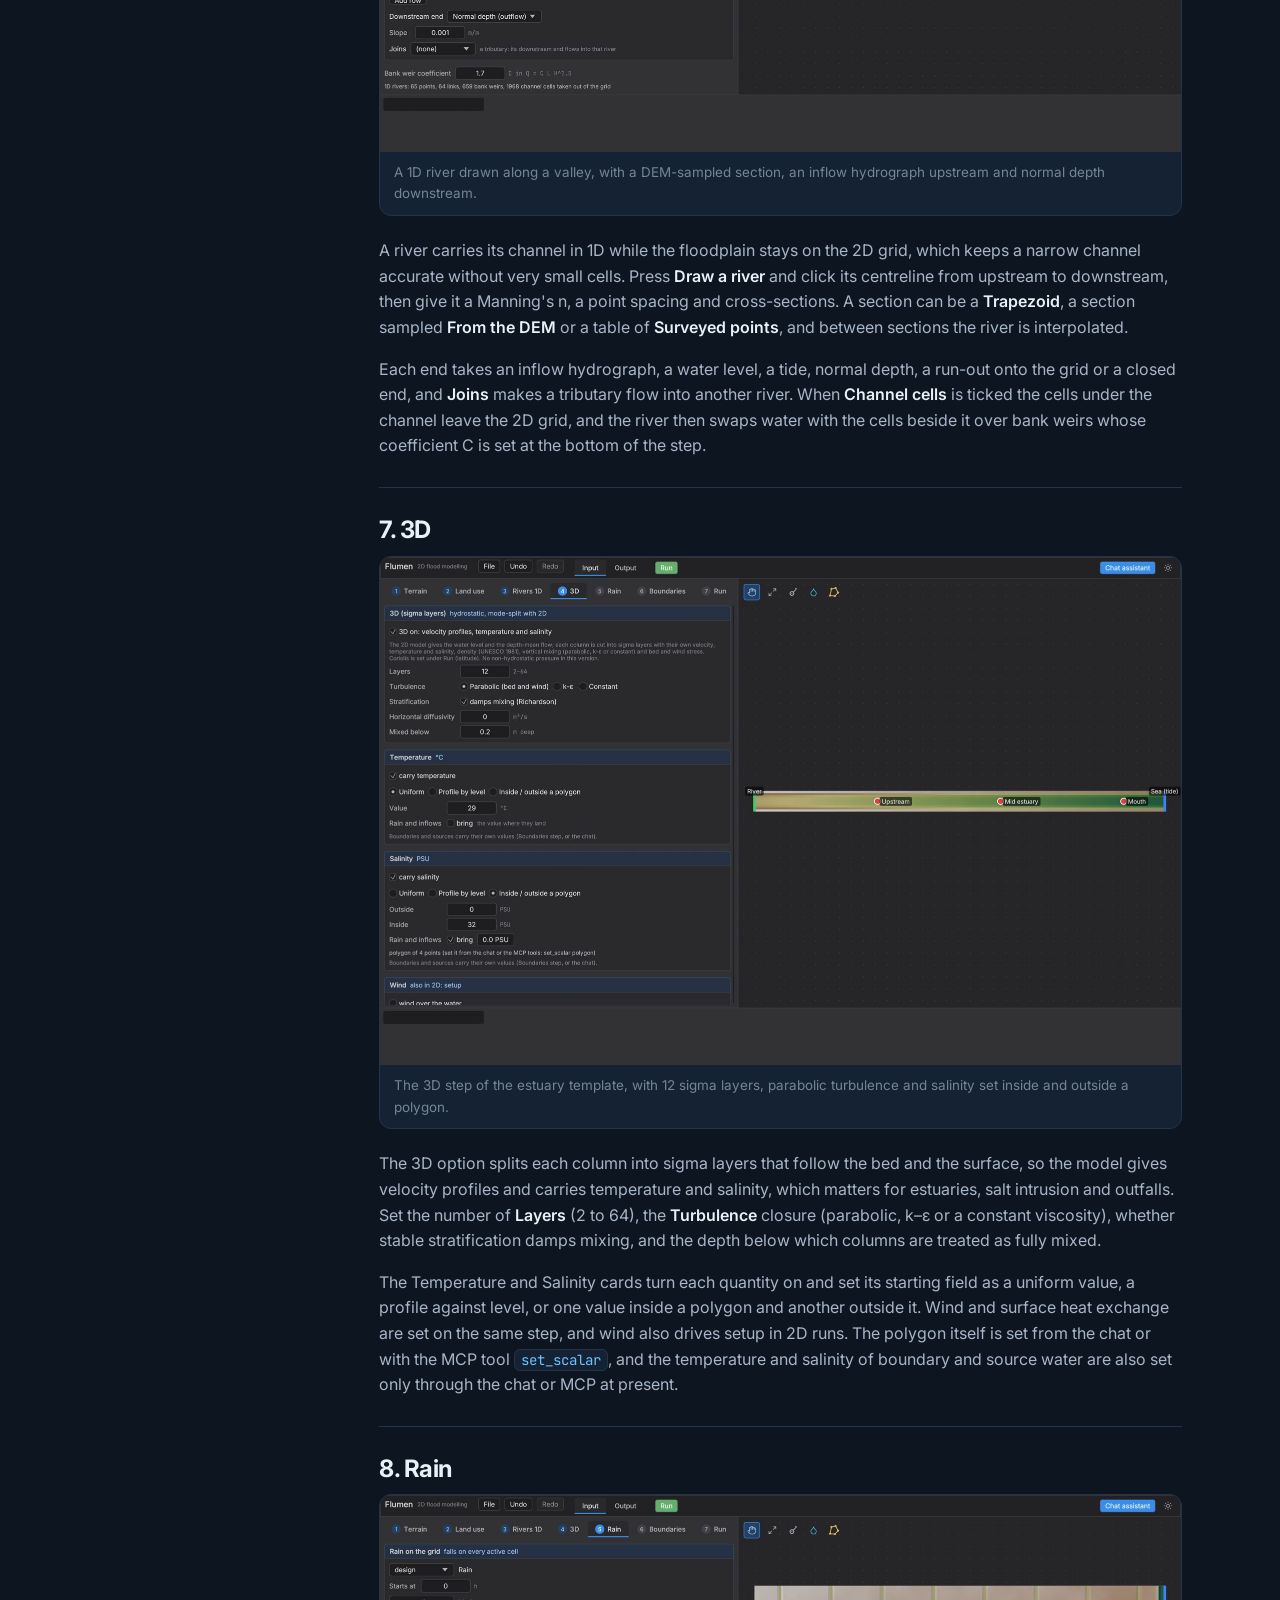
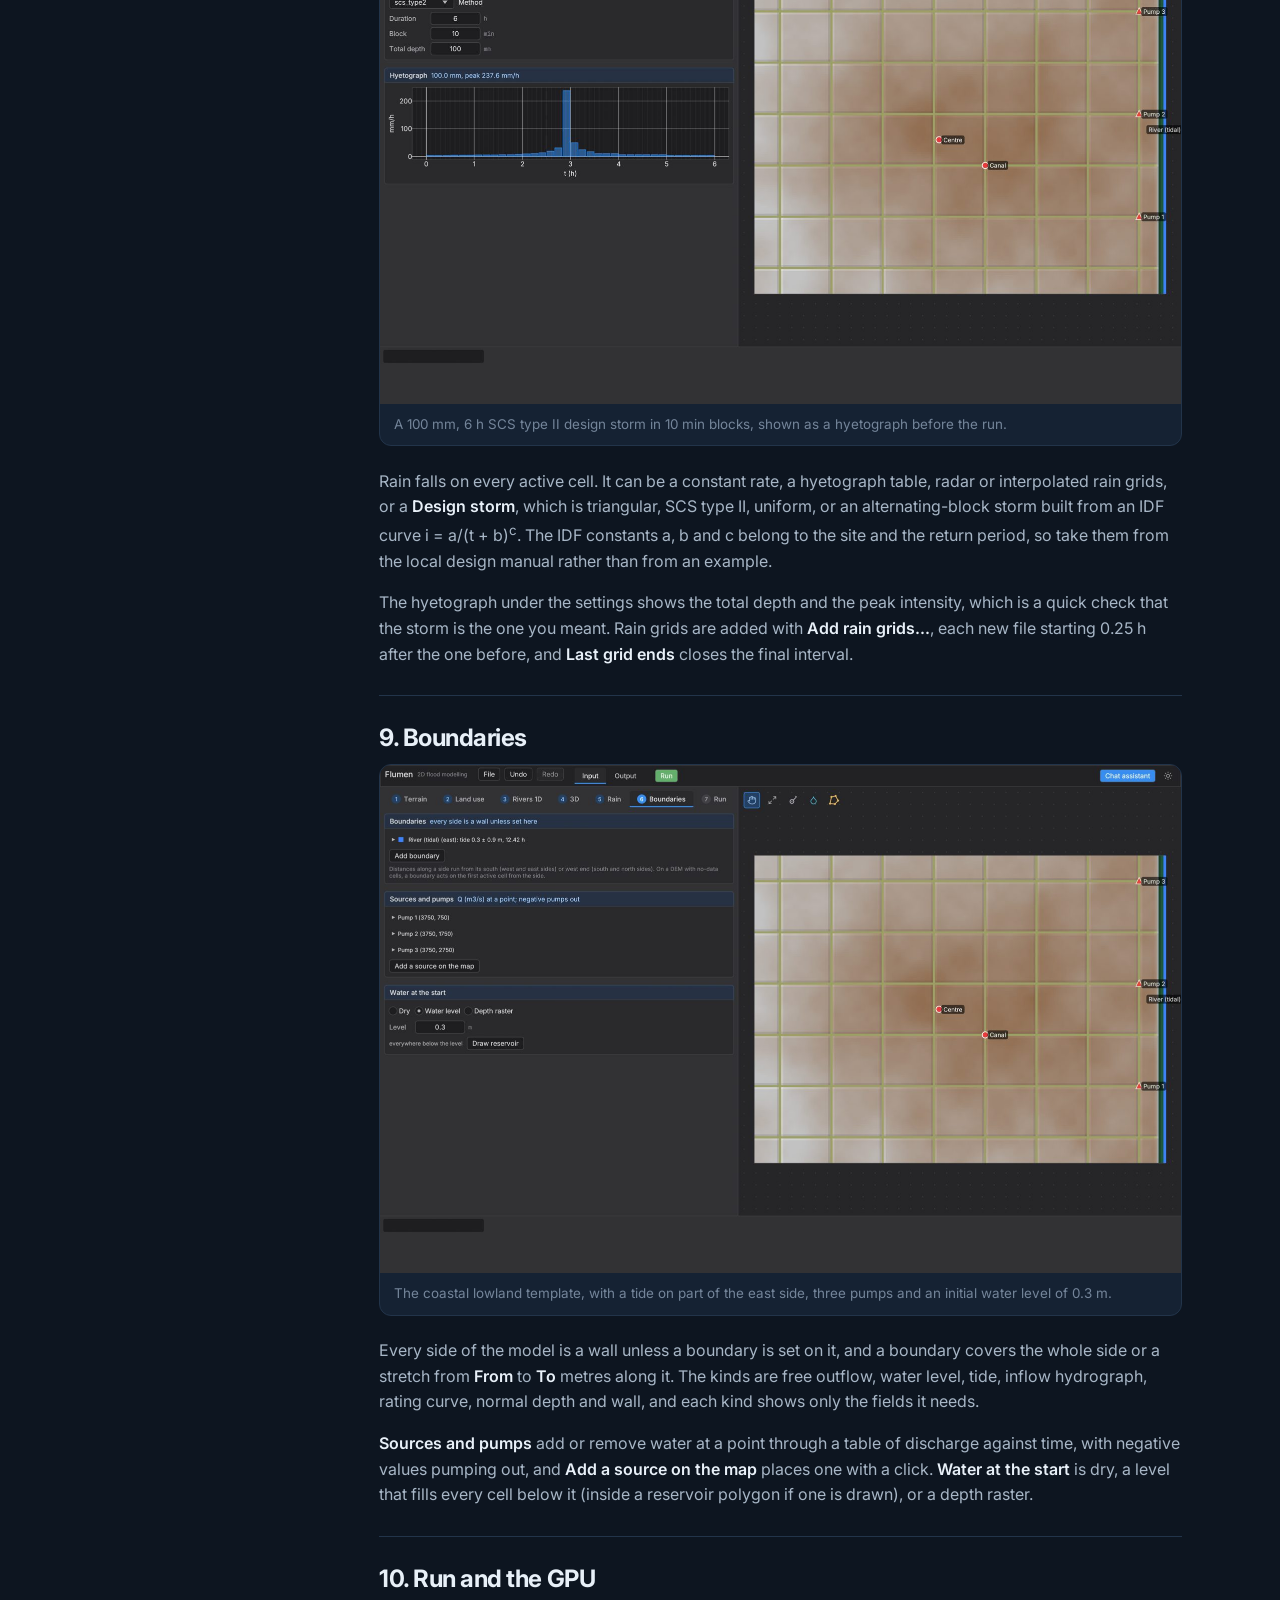
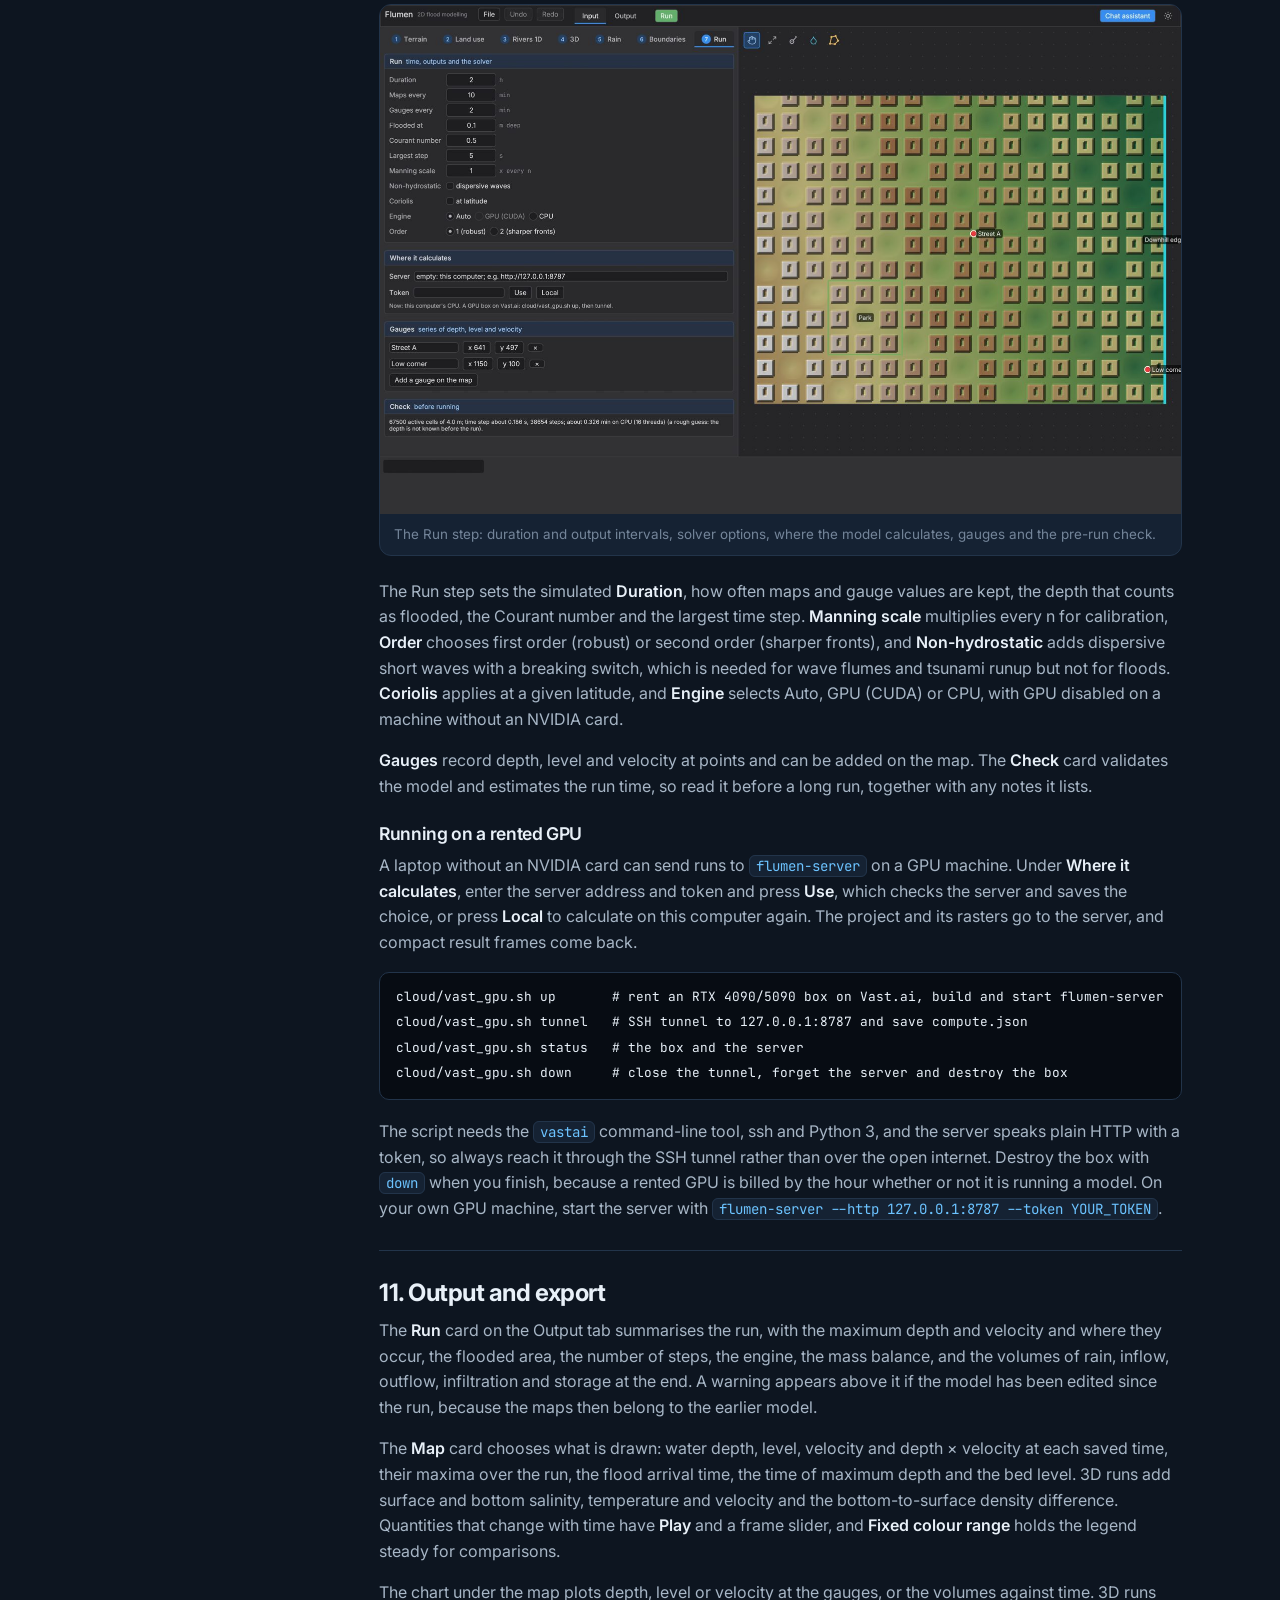
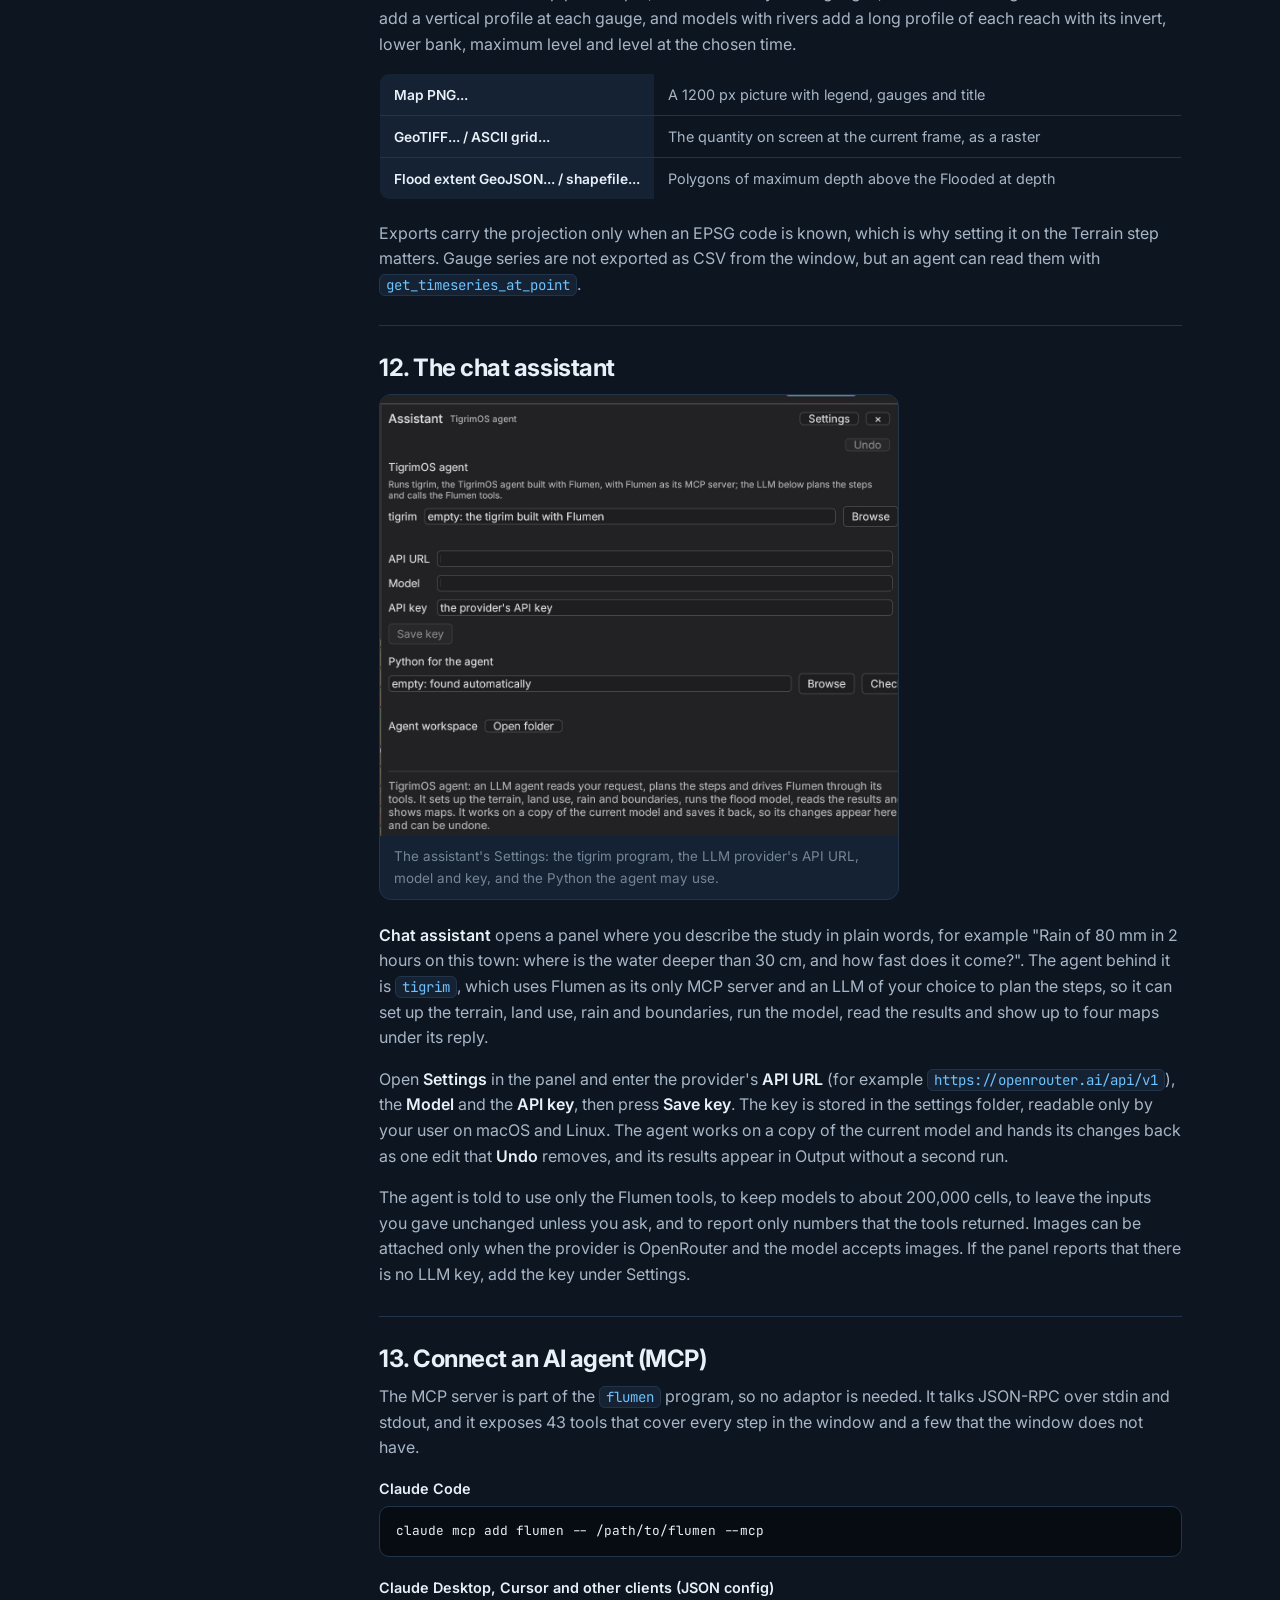
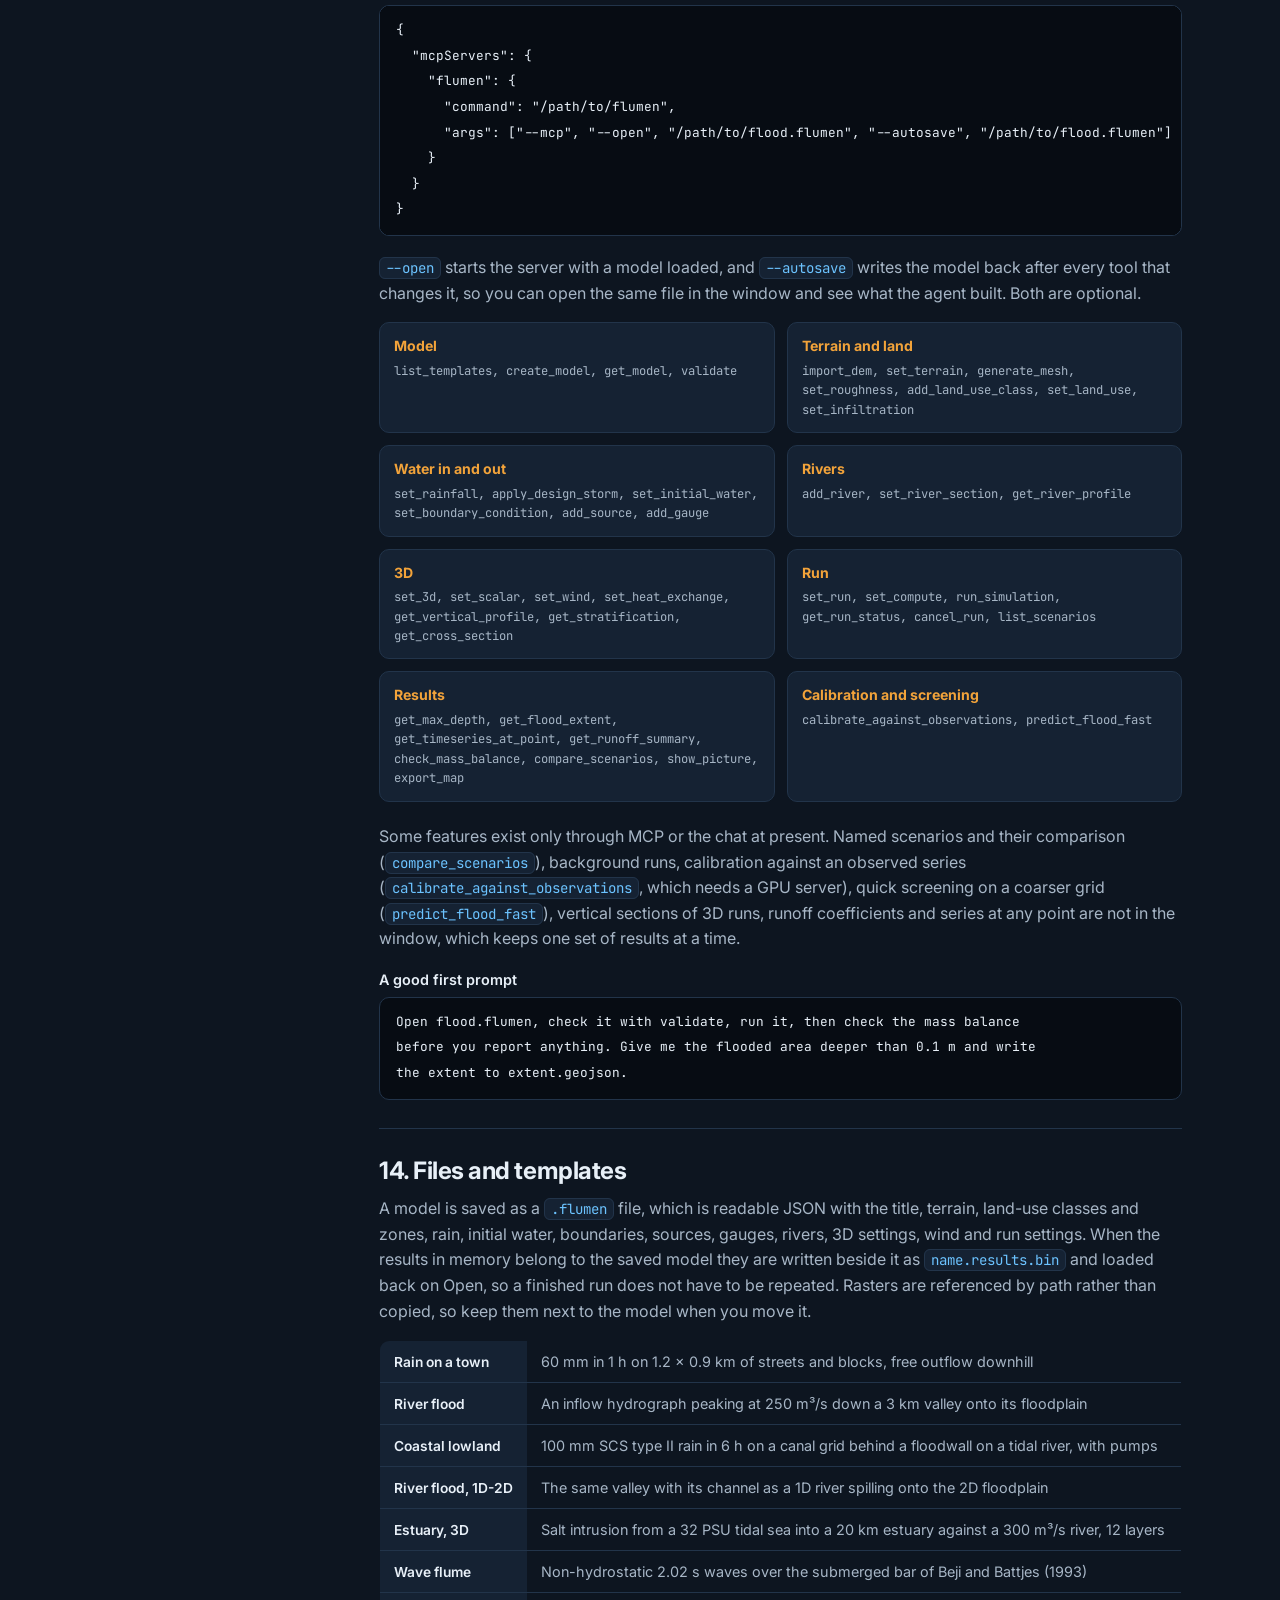
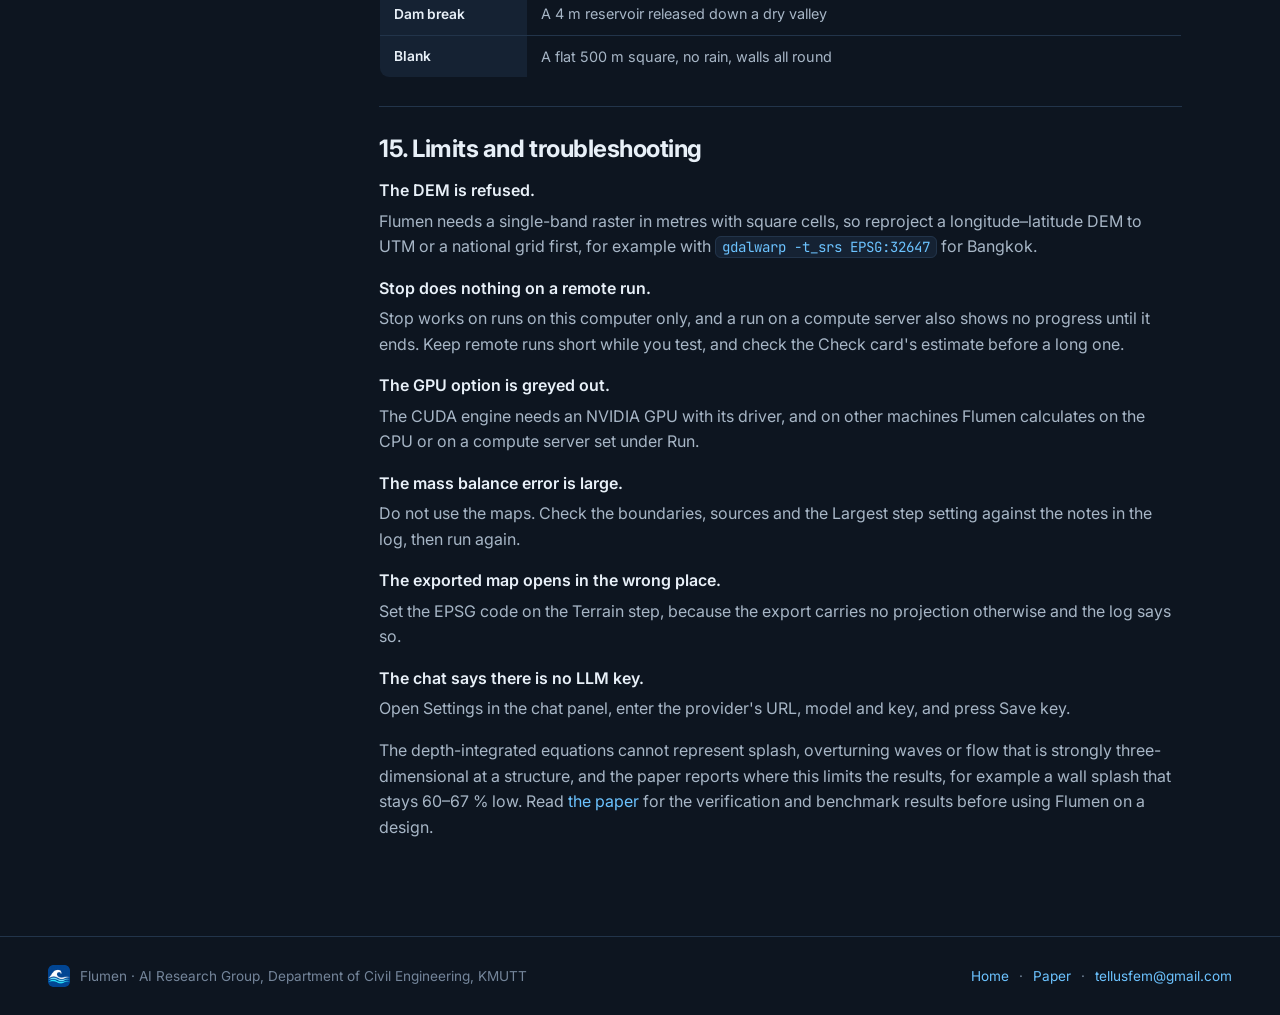
<file: manual.html>
<!doctype html>
<html lang="en">
<head>
<meta charset="utf-8">
<meta name="viewport" content="width=device-width, initial-scale=1">
<title>Flumen User Manual</title>
<meta name="description" content="How to use Flumen: build a flood model step by step, run it on this computer or a rented GPU, read and export the results, and drive it from the chat assistant or any MCP agent.">
<link rel="icon" href="favicon.png">
<link rel="preconnect" href="https://fonts.googleapis.com">
<link rel="preconnect" href="https://fonts.gstatic.com" crossorigin>
<link href="https://fonts.googleapis.com/css2?family=Inter:wght@400;500;600;700;800&family=JetBrains+Mono:wght@400;500&display=swap" rel="stylesheet">
<link rel="stylesheet" href="style.css">
<link rel="stylesheet" href="manual.css">
</head>
<body class="manual-page">

<header class="nav scrolled" id="top">
  <a class="brand" href="index.html"><img src="img/icon.png" alt="" width="30" height="30"><span>Flumen</span></a>
  <nav>
    <a href="index.html#features">Features</a>
    <a href="index.html#agents">Agents</a>
    <a href="manual.html" aria-current="page">Manual</a>
    <a href="index.html#paper">Paper</a>
    <a class="btn btn-small" href="index.html#contact">Get Flumen</a>
  </nav>
</header>

<div class="man">
  <aside class="toc" aria-label="Contents">
    <p class="toc-h">User manual</p>
    <a href="#start">1. Start Flumen</a>
    <a href="#window">2. The window</a>
    <a href="#first">3. A first flood model</a>
    <a href="#terrain">4. Terrain</a>
    <a href="#landuse">5. Land use</a>
    <a href="#rivers">6. Rivers 1D</a>
    <a href="#three">7. 3D</a>
    <a href="#rain">8. Rain</a>
    <a href="#boundaries">9. Boundaries</a>
    <a href="#run">10. Run and the GPU</a>
    <a href="#output">11. Output and export</a>
    <a href="#chat">12. The chat assistant</a>
    <a href="#mcp">13. Connect an AI agent (MCP)</a>
    <a href="#files">14. Files and templates</a>
    <a href="#trouble">15. Limits and troubleshooting</a>
  </aside>

  <main class="doc">
    <p class="eyebrow">Flumen 0.1 · User manual</p>
    <h1>Using Flumen</h1>
    <p class="lead-doc">Flumen is a flood and coastal hydrodynamics program that you can drive in three ways, all on the same project files: by hand in the desktop window, through the chat assistant built into the window, or from any AI agent that speaks the Model Context Protocol (MCP), such as Claude Code or Claude Desktop. The screenshots in this manual come from the program itself, and the numbers in the worked example are the ones it returned.</p>

    <section id="start">
      <h2>1. Start Flumen</h2>
      <p>Flumen comes as three programs that are built together. <code>flumen</code> is the desktop app and also the MCP server, <code>flumen-server</code> is the compute server that runs models on a GPU machine, and <code>tigrim</code> is the agent behind the chat assistant. Desktop builds are not on this site yet, so <a href="index.html#contact">write to the AI Research Group</a> to get a copy.</p>
      <pre><code>flumen                    # open the app with the default model (Rain on a town)
flumen flood.flumen       # open a saved model
flumen --mcp              # no window: an MCP server on stdin/stdout for an agent</code></pre>
      <p>The app keeps its settings in one folder, which is <code>~/Library/Application Support/Flumen</code> on macOS, <code>%APPDATA%\Flumen</code> on Windows and <code>~/.config/flumen</code> on Linux. That folder holds the compute server choice (<code>compute.json</code>), the chat settings and API key, and the agent's workspace, so deleting it resets Flumen without touching your models.</p>
    </section>

    <section id="window">
      <h2>2. The window</h2>
      <figure><img src="img/manual/terrain.jpg" alt="The Flumen window on the Terrain step, with the side panel on the left and the map on the right" loading="lazy"><figcaption>The Flumen window. The top bar holds the File menu, Undo and Redo, the Input and Output tabs and the green Run button, the side panel holds the seven input steps, and the map shows the model.</figcaption></figure>
      <p>The top bar runs from left to right through the <b>File</b> menu (New model, Open model, Save model, Save model as and Import DEM), <b>Undo</b> and <b>Redo</b>, the <b>Input</b> and <b>Output</b> tabs and the green <b>Run</b> button, with the theme switch and the <b>Chat assistant</b> button on the right. The name of the open file appears beside them with a star when there are unsaved changes, and undo keeps the last 200 edits of the whole model.</p>
      <table class="kv">
        <tr><th>⌘Z / Ctrl+Z</th><td>Undo</td></tr>
        <tr><th>⌘⇧Z or ⌘Y</th><td>Redo</td></tr>
        <tr><th>⌘S / Ctrl+S</th><td>Save model</td></tr>
        <tr><th>Scroll wheel</th><td>Zoom at the pointer</td></tr>
        <tr><th>Drag</th><td>Pan (left button in Pan mode, middle or right button in any mode)</td></tr>
        <tr><th>Double-click or Enter</th><td>Finish a zone, reservoir or river line; Esc cancels it</td></tr>
      </table>
      <p>The tool strip above the map holds <b>Pan</b>, <b>Fit</b> and, in Input, the gauge, source and zone tools. A gauge or source is placed with one click, whereas a zone takes one click per corner and is finished with a double-click. Rivers and reservoirs are drawn the same way but start from the <b>Draw a river</b> and <b>Draw reservoir</b> buttons in the side panel. The strip along the bottom shows the pointer position and the bed level under it, and the log below records every run, note and error, with errors in red and notes in amber.</p>
    </section>

    <section id="first">
      <h2>3. A first flood model</h2>
      <p>The quickest way to learn Flumen is to run the template it opens with, which drops a 60 mm, one-hour storm on 1.2 by 0.9 km of streets and building blocks that drain downhill to a free outflow on the east side.</p>
      <ol class="steps">
        <li>Choose <b>File → New model → Rain on a town</b>, or simply start the app, which opens this model.</li>
        <li>Click through the step tabs from <b>Terrain</b> to <b>Run</b> to see how the model is built. The <b>Check</b> card at the bottom of the Run step estimates the cells, the time step and the run time before you start.</li>
        <li>Press the green <b>Run</b> button. A Calculation window shows the progress and has a <b>Stop</b> button that keeps the maps computed so far.</li>
        <li>When the run ends the app switches to <b>Output</b>, which shows the maximum depth map, the run summary and the gauge records.</li>
      </ol>
      <figure><img src="img/manual/output.jpg" alt="The Output tab after the Rain on a town run, with the maximum depth map and gauge depths" loading="lazy"><figcaption>Output after the template run on the CPU of a Mac (16 threads, 67,500 cells of 4 m, 2 h simulated, 121.8 s). The maximum depth was 0.864 m, the flooded area deeper than 0.1 m was 0.133 km², and the mass balance error was −2.25 × 10<sup>−14</sup> %.</figcaption></figure>
      <p>The mass balance line is the first thing to read after any run, because it compares the water that entered and left with the water stored at the end. An error near round-off, as here, means the bookkeeping is sound, whereas a large error points to a setup problem that should be fixed before the maps are used.</p>
    </section>

    <section id="terrain">
      <h2>4. Terrain</h2>
      <p>The Terrain step sets the ground the water flows over, either as a <b>Synthetic terrain</b> for tests and teaching or as a <b>DEM file</b> for real sites. A synthetic terrain has a <b>Kind</b> (valley, urban, lowland, estuary, bar_flume, plane or bowl), a width, a length, a cell size, a slope and a seed for its roughness, so the same seed always gives the same ground.</p>
      <p>A DEM can be a GeoTIFF or an ESRI ASCII grid, and it must be projected in metres (UTM or a national grid) with square cells and a single band, because a longitude–latitude raster is refused with a request to reproject it. <b>Model cell size</b> resamples the DEM to a coarser grid when it is set, and a value of 0 keeps the DEM's own cells. Set the <b>EPSG</b> code when the file does not carry one, so that exported maps open in the right place in QGIS or ArcGIS. The read-only <b>Grid</b> card then reports the cell count, the active cells, the extent and the range of bed levels.</p>
    </section>

    <section id="landuse">
      <h2>5. Land use</h2>
      <figure><img src="img/manual/landuse.jpg" alt="The Land use step with six classes and a park zone" loading="lazy"><figcaption>Land-use classes, each with its Manning's n and infiltration, and a polygon zone drawn over the default class.</figcaption></figure>
      <p>Each land-use class has a <b>Manning's n</b> and an infiltration model, which is no infiltration, a constant rate, Green–Ampt (saturated conductivity, wetting-front suction and moisture deficit) or an SCS curve number with its initial abstraction ratio. Typical values from Chow (1959) and Rawls et al. (1983) are listed under the classes as a starting point, although they should be checked against local data.</p>
      <p>The second card says where each class lies. <b>Everywhere else</b> sets the default class, a <b>Raster</b> of class codes can be mapped to classes through a code table, and <b>Zones</b> are polygons drawn on the map with <b>Draw zone</b>, with later zones lying on top of earlier ones. The map switches to land-use colours on this step, so you can see the result as you edit.</p>
    </section>

    <section id="rivers">
      <h2>6. Rivers 1D</h2>
      <figure><img src="img/manual/rivers.jpg" alt="The Rivers 1D step for the river_1d2d template" loading="lazy"><figcaption>A 1D river drawn along a valley, with a DEM-sampled section, an inflow hydrograph upstream and normal depth downstream.</figcaption></figure>
      <p>A river carries its channel in 1D while the floodplain stays on the 2D grid, which keeps a narrow channel accurate without very small cells. Press <b>Draw a river</b> and click its centreline from upstream to downstream, then give it a Manning's n, a point spacing and cross-sections. A section can be a <b>Trapezoid</b>, a section sampled <b>From the DEM</b> or a table of <b>Surveyed points</b>, and between sections the river is interpolated.</p>
      <p>Each end takes an inflow hydrograph, a water level, a tide, normal depth, a run-out onto the grid or a closed end, and <b>Joins</b> makes a tributary flow into another river. When <b>Channel cells</b> is ticked the cells under the channel leave the 2D grid, and the river then swaps water with the cells beside it over bank weirs whose coefficient C is set at the bottom of the step.</p>
    </section>

    <section id="three">
      <h2>7. 3D</h2>
      <figure><img src="img/manual/three.jpg" alt="The 3D step for the estuary template" loading="lazy"><figcaption>The 3D step of the estuary template, with 12 sigma layers, parabolic turbulence and salinity set inside and outside a polygon.</figcaption></figure>
      <p>The 3D option splits each column into sigma layers that follow the bed and the surface, so the model gives velocity profiles and carries temperature and salinity, which matters for estuaries, salt intrusion and outfalls. Set the number of <b>Layers</b> (2 to 64), the <b>Turbulence</b> closure (parabolic, k–ε or a constant viscosity), whether stable stratification damps mixing, and the depth below which columns are treated as fully mixed.</p>
      <p>The Temperature and Salinity cards turn each quantity on and set its starting field as a uniform value, a profile against level, or one value inside a polygon and another outside it. Wind and surface heat exchange are set on the same step, and wind also drives setup in 2D runs. The polygon itself is set from the chat or with the MCP tool <code>set_scalar</code>, and the temperature and salinity of boundary and source water are also set only through the chat or MCP at present.</p>
    </section>

    <section id="rain">
      <h2>8. Rain</h2>
      <figure><img src="img/manual/rain.jpg" alt="The Rain step with an SCS type II design storm and its hyetograph" loading="lazy"><figcaption>A 100 mm, 6 h SCS type II design storm in 10 min blocks, shown as a hyetograph before the run.</figcaption></figure>
      <p>Rain falls on every active cell. It can be a constant rate, a hyetograph table, radar or interpolated rain grids, or a <b>Design storm</b>, which is triangular, SCS type II, uniform, or an alternating-block storm built from an IDF curve i = a/(t + b)<sup>c</sup>. The IDF constants a, b and c belong to the site and the return period, so take them from the local design manual rather than from an example.</p>
      <p>The hyetograph under the settings shows the total depth and the peak intensity, which is a quick check that the storm is the one you meant. Rain grids are added with <b>Add rain grids...</b>, each new file starting 0.25 h after the one before, and <b>Last grid ends</b> closes the final interval.</p>
    </section>

    <section id="boundaries">
      <h2>9. Boundaries</h2>
      <figure><img src="img/manual/boundaries.jpg" alt="The Boundaries step for the coastal lowland template" loading="lazy"><figcaption>The coastal lowland template, with a tide on part of the east side, three pumps and an initial water level of 0.3 m.</figcaption></figure>
      <p>Every side of the model is a wall unless a boundary is set on it, and a boundary covers the whole side or a stretch from <b>From</b> to <b>To</b> metres along it. The kinds are free outflow, water level, tide, inflow hydrograph, rating curve, normal depth and wall, and each kind shows only the fields it needs.</p>
      <p><b>Sources and pumps</b> add or remove water at a point through a table of discharge against time, with negative values pumping out, and <b>Add a source on the map</b> places one with a click. <b>Water at the start</b> is dry, a level that fills every cell below it (inside a reservoir polygon if one is drawn), or a depth raster.</p>
    </section>

    <section id="run">
      <h2>10. Run and the GPU</h2>
      <figure><img src="img/manual/run.jpg" alt="The Run step with time, solver, compute server, gauges and the pre-run check" loading="lazy"><figcaption>The Run step: duration and output intervals, solver options, where the model calculates, gauges and the pre-run check.</figcaption></figure>
      <p>The Run step sets the simulated <b>Duration</b>, how often maps and gauge values are kept, the depth that counts as flooded, the Courant number and the largest time step. <b>Manning scale</b> multiplies every n for calibration, <b>Order</b> chooses first order (robust) or second order (sharper fronts), and <b>Non-hydrostatic</b> adds dispersive short waves with a breaking switch, which is needed for wave flumes and tsunami runup but not for floods. <b>Coriolis</b> applies at a given latitude, and <b>Engine</b> selects Auto, GPU (CUDA) or CPU, with GPU disabled on a machine without an NVIDIA card.</p>
      <p><b>Gauges</b> record depth, level and velocity at points and can be added on the map. The <b>Check</b> card validates the model and estimates the run time, so read it before a long run, together with any notes it lists.</p>
      <h3>Running on a rented GPU</h3>
      <p>A laptop without an NVIDIA card can send runs to <code>flumen-server</code> on a GPU machine. Under <b>Where it calculates</b>, enter the server address and token and press <b>Use</b>, which checks the server and saves the choice, or press <b>Local</b> to calculate on this computer again. The project and its rasters go to the server, and compact result frames come back.</p>
      <pre><code>cloud/vast_gpu.sh up       # rent an RTX 4090/5090 box on Vast.ai, build and start flumen-server
cloud/vast_gpu.sh tunnel   # SSH tunnel to 127.0.0.1:8787 and save compute.json
cloud/vast_gpu.sh status   # the box and the server
cloud/vast_gpu.sh down     # close the tunnel, forget the server and destroy the box</code></pre>
      <p>The script needs the <code>vastai</code> command-line tool, ssh and Python 3, and the server speaks plain HTTP with a token, so always reach it through the SSH tunnel rather than over the open internet. Destroy the box with <code>down</code> when you finish, because a rented GPU is billed by the hour whether or not it is running a model. On your own GPU machine, start the server with <code>flumen-server --http 127.0.0.1:8787 --token YOUR_TOKEN</code>.</p>
    </section>

    <section id="output">
      <h2>11. Output and export</h2>
      <p>The <b>Run</b> card on the Output tab summarises the run, with the maximum depth and velocity and where they occur, the flooded area, the number of steps, the engine, the mass balance, and the volumes of rain, inflow, outflow, infiltration and storage at the end. A warning appears above it if the model has been edited since the run, because the maps then belong to the earlier model.</p>
      <p>The <b>Map</b> card chooses what is drawn: water depth, level, velocity and depth × velocity at each saved time, their maxima over the run, the flood arrival time, the time of maximum depth and the bed level. 3D runs add surface and bottom salinity, temperature and velocity and the bottom-to-surface density difference. Quantities that change with time have <b>Play</b> and a frame slider, and <b>Fixed colour range</b> holds the legend steady for comparisons.</p>
      <p>The chart under the map plots depth, level or velocity at the gauges, or the volumes against time. 3D runs add a vertical profile at each gauge, and models with rivers add a long profile of each reach with its invert, lower bank, maximum level and level at the chosen time.</p>
      <table class="kv">
        <tr><th>Map PNG...</th><td>A 1200 px picture with legend, gauges and title</td></tr>
        <tr><th>GeoTIFF... / ASCII grid...</th><td>The quantity on screen at the current frame, as a raster</td></tr>
        <tr><th>Flood extent GeoJSON... / shapefile...</th><td>Polygons of maximum depth above the Flooded at depth</td></tr>
      </table>
      <p>Exports carry the projection only when an EPSG code is known, which is why setting it on the Terrain step matters. Gauge series are not exported as CSV from the window, but an agent can read them with <code>get_timeseries_at_point</code>.</p>
    </section>

    <section id="chat">
      <h2>12. The chat assistant</h2>
      <figure class="narrow"><img src="img/manual/chat.jpg" alt="The chat assistant settings panel" loading="lazy"><figcaption>The assistant's Settings: the tigrim program, the LLM provider's API URL, model and key, and the Python the agent may use.</figcaption></figure>
      <p><b>Chat assistant</b> opens a panel where you describe the study in plain words, for example "Rain of 80 mm in 2 hours on this town: where is the water deeper than 30 cm, and how fast does it come?". The agent behind it is <code>tigrim</code>, which uses Flumen as its only MCP server and an LLM of your choice to plan the steps, so it can set up the terrain, land use, rain and boundaries, run the model, read the results and show up to four maps under its reply.</p>
      <p>Open <b>Settings</b> in the panel and enter the provider's <b>API URL</b> (for example <code>https://openrouter.ai/api/v1</code>), the <b>Model</b> and the <b>API key</b>, then press <b>Save key</b>. The key is stored in the settings folder, readable only by your user on macOS and Linux. The agent works on a copy of the current model and hands its changes back as one edit that <b>Undo</b> removes, and its results appear in Output without a second run.</p>
      <p>The agent is told to use only the Flumen tools, to keep models to about 200,000 cells, to leave the inputs you gave unchanged unless you ask, and to report only numbers that the tools returned. Images can be attached only when the provider is OpenRouter and the model accepts images. If the panel reports that there is no LLM key, add the key under Settings.</p>
    </section>

    <section id="mcp">
      <h2>13. Connect an AI agent (MCP)</h2>
      <p>The MCP server is part of the <code>flumen</code> program, so no adaptor is needed. It talks JSON-RPC over stdin and stdout, and it exposes 43 tools that cover every step in the window and a few that the window does not have.</p>
      <p class="label">Claude Code</p>
      <pre><code>claude mcp add flumen -- /path/to/flumen --mcp</code></pre>
      <p class="label">Claude Desktop, Cursor and other clients (JSON config)</p>
      <pre><code>{
  "mcpServers": {
    "flumen": {
      "command": "/path/to/flumen",
      "args": ["--mcp", "--open", "/path/to/flood.flumen", "--autosave", "/path/to/flood.flumen"]
    }
  }
}</code></pre>
      <p><code>--open</code> starts the server with a model loaded, and <code>--autosave</code> writes the model back after every tool that changes it, so you can open the same file in the window and see what the agent built. Both are optional.</p>
      <div class="toolgroups">
        <div><h4>Model</h4><p>list_templates, create_model, get_model, validate</p></div>
        <div><h4>Terrain and land</h4><p>import_dem, set_terrain, generate_mesh, set_roughness, add_land_use_class, set_land_use, set_infiltration</p></div>
        <div><h4>Water in and out</h4><p>set_rainfall, apply_design_storm, set_initial_water, set_boundary_condition, add_source, add_gauge</p></div>
        <div><h4>Rivers</h4><p>add_river, set_river_section, get_river_profile</p></div>
        <div><h4>3D</h4><p>set_3d, set_scalar, set_wind, set_heat_exchange, get_vertical_profile, get_stratification, get_cross_section</p></div>
        <div><h4>Run</h4><p>set_run, set_compute, run_simulation, get_run_status, cancel_run, list_scenarios</p></div>
        <div><h4>Results</h4><p>get_max_depth, get_flood_extent, get_timeseries_at_point, get_runoff_summary, check_mass_balance, compare_scenarios, show_picture, export_map</p></div>
        <div><h4>Calibration and screening</h4><p>calibrate_against_observations, predict_flood_fast</p></div>
      </div>
      <p>Some features exist only through MCP or the chat at present. Named scenarios and their comparison (<code>compare_scenarios</code>), background runs, calibration against an observed series (<code>calibrate_against_observations</code>, which needs a GPU server), quick screening on a coarser grid (<code>predict_flood_fast</code>), vertical sections of 3D runs, runoff coefficients and series at any point are not in the window, which keeps one set of results at a time.</p>
      <p class="label">A good first prompt</p>
      <pre><code>Open flood.flumen, check it with validate, run it, then check the mass balance
before you report anything. Give me the flooded area deeper than 0.1 m and write
the extent to extent.geojson.</code></pre>
    </section>

    <section id="files">
      <h2>14. Files and templates</h2>
      <p>A model is saved as a <code>.flumen</code> file, which is readable JSON with the title, terrain, land-use classes and zones, rain, initial water, boundaries, sources, gauges, rivers, 3D settings, wind and run settings. When the results in memory belong to the saved model they are written beside it as <code>name.results.bin</code> and loaded back on Open, so a finished run does not have to be repeated. Rasters are referenced by path rather than copied, so keep them next to the model when you move it.</p>
      <table class="kv">
        <tr><th>Rain on a town</th><td>60 mm in 1 h on 1.2 × 0.9 km of streets and blocks, free outflow downhill</td></tr>
        <tr><th>River flood</th><td>An inflow hydrograph peaking at 250 m³/s down a 3 km valley onto its floodplain</td></tr>
        <tr><th>Coastal lowland</th><td>100 mm SCS type II rain in 6 h on a canal grid behind a floodwall on a tidal river, with pumps</td></tr>
        <tr><th>River flood, 1D-2D</th><td>The same valley with its channel as a 1D river spilling onto the 2D floodplain</td></tr>
        <tr><th>Estuary, 3D</th><td>Salt intrusion from a 32 PSU tidal sea into a 20 km estuary against a 300 m³/s river, 12 layers</td></tr>
        <tr><th>Wave flume</th><td>Non-hydrostatic 2.02 s waves over the submerged bar of Beji and Battjes (1993)</td></tr>
        <tr><th>Dam break</th><td>A 4 m reservoir released down a dry valley</td></tr>
        <tr><th>Blank</th><td>A flat 500 m square, no rain, walls all round</td></tr>
      </table>
    </section>

    <section id="trouble">
      <h2>15. Limits and troubleshooting</h2>
      <dl class="faq">
        <dt>The DEM is refused.</dt>
        <dd>Flumen needs a single-band raster in metres with square cells, so reproject a longitude–latitude DEM to UTM or a national grid first, for example with <code>gdalwarp -t_srs EPSG:32647</code> for Bangkok.</dd>
        <dt>Stop does nothing on a remote run.</dt>
        <dd>Stop works on runs on this computer only, and a run on a compute server also shows no progress until it ends. Keep remote runs short while you test, and check the Check card's estimate before a long one.</dd>
        <dt>The GPU option is greyed out.</dt>
        <dd>The CUDA engine needs an NVIDIA GPU with its driver, and on other machines Flumen calculates on the CPU or on a compute server set under Run.</dd>
        <dt>The mass balance error is large.</dt>
        <dd>Do not use the maps. Check the boundaries, sources and the Largest step setting against the notes in the log, then run again.</dd>
        <dt>The exported map opens in the wrong place.</dt>
        <dd>Set the EPSG code on the Terrain step, because the export carries no projection otherwise and the log says so.</dd>
        <dt>The chat says there is no LLM key.</dt>
        <dd>Open Settings in the chat panel, enter the provider's URL, model and key, and press Save key.</dd>
      </dl>
      <p>The depth-integrated equations cannot represent splash, overturning waves or flow that is strongly three-dimensional at a structure, and the paper reports where this limits the results, for example a wall splash that stays 60–67 % low. Read <a href="https://zenodo.org/records/23918670" target="_blank" rel="noopener">the paper</a> for the verification and benchmark results before using Flumen on a design.</p>
    </section>
  </main>
</div>

<footer>
  <div><img src="img/icon.png" alt="" width="22" height="22"> Flumen · AI Research Group, Department of Civil Engineering, KMUTT</div>
  <div><a href="index.html">Home</a> · <a href="https://zenodo.org/records/23918670" target="_blank" rel="noopener">Paper</a> · <a href="mailto:tellusfem@gmail.com?subject=Flumen">tellusfem@gmail.com</a></div>
</footer>
<script src="manual.js"></script>
</body>
</html>
</file>
<file: style.css>
:root {
  --bg: #0d1520;
  --bg2: #111c2a;
  --card: #152233;
  --line: #22344a;
  --ink: #e8f0f8;
  --ink2: #a7b6c6;
  --muted: #74859a;
  --blue: #1f7ae0;
  --blue2: #6cc3ff;
  --cyan: #38c6e8;
  --deep: #0b4f9c;
  --amber: #f2a33a;
  --red: #ef6b5b;
  --r: 14px;
  --mono: "JetBrains Mono", ui-monospace, Menlo, monospace;
}
* { box-sizing: border-box; }
html { scroll-behavior: smooth; }
body {
  margin: 0; background: var(--bg); color: var(--ink);
  font: 16px/1.6 Inter, system-ui, -apple-system, Segoe UI, sans-serif;
  -webkit-font-smoothing: antialiased; overflow-x: hidden;
}
img { max-width: 100%; display: block; }
a { color: var(--blue2); text-decoration: none; }
code { font-family: var(--mono); font-size: .88em; background: var(--card); border: 1px solid var(--line); border-radius: 6px; padding: 1px 6px; color: var(--blue2); }
h1, h2, h3 { line-height: 1.15; margin: 0 0 .5em; letter-spacing: -.02em; }
h1 { font-size: clamp(2.1rem, 4.2vw, 3.3rem); font-weight: 800; }
h2 { font-size: clamp(1.6rem, 3.2vw, 2.4rem); font-weight: 700; }
h3 { font-size: 1.1rem; font-weight: 600; }
p { margin: 0 0 1em; color: var(--ink2); }
.eyebrow { color: var(--cyan); font-weight: 600; font-size: .82rem; letter-spacing: .12em; text-transform: uppercase; margin-bottom: .8em; }
.fine { font-size: .82rem; color: var(--muted); }
.center { text-align: center; justify-content: center; }
.grad { background: linear-gradient(90deg, var(--blue2), var(--cyan) 45%, #a8f0ff 60%, var(--blue2)); -webkit-background-clip: text; background-clip: text; color: transparent; background-size: 200% 100%; animation: shimmer 6s linear infinite; }
@keyframes shimmer { to { background-position: -200% 0; } }

/* nav */
.nav { position: sticky; top: 0; z-index: 20; display: flex; align-items: center; justify-content: space-between; padding: 12px clamp(16px, 4vw, 48px); background: rgba(13, 21, 32, .78); backdrop-filter: blur(12px); border-bottom: 1px solid transparent; transition: border-color .3s; }
.nav.scrolled { border-bottom-color: var(--line); }
.brand { display: flex; align-items: center; gap: 10px; color: var(--ink); font-weight: 700; font-size: 1.15rem; }
.brand img { border-radius: 8px; }
.nav nav { display: flex; align-items: center; gap: clamp(10px, 2.4vw, 28px); }
.nav nav a:not(.btn) { color: var(--ink2); font-size: .92rem; transition: color .2s; }
.nav nav a:not(.btn):hover { color: var(--ink); }
@media (max-width: 760px) { .nav nav a:not(.btn) { display: none; } }

/* buttons */
.btn { display: inline-flex; align-items: center; justify-content: center; gap: 8px; padding: 12px 22px; border-radius: 999px; background: var(--blue); color: #fff; font-weight: 600; border: 1px solid var(--blue); transition: transform .15s, box-shadow .2s, background .2s; cursor: pointer; font: inherit; font-weight: 600; font-size: .95rem; }
.btn:hover { transform: translateY(-2px); box-shadow: 0 8px 24px rgba(31, 122, 224, .4); }
.btn-small { padding: 7px 16px; font-size: .88rem; }
.btn-ghost { background: transparent; color: var(--ink); border-color: var(--line); }
.btn-ghost:hover { border-color: var(--cyan); box-shadow: none; }
.chip { background: var(--card); color: var(--ink); border: 1px solid var(--line); border-radius: 999px; padding: 5px 14px; font: inherit; font-size: .82rem; cursor: pointer; transition: border-color .2s; }
.chip:hover { border-color: var(--cyan); }

/* hero */
.hero { display: grid; grid-template-columns: 1fr 1.1fr; gap: clamp(24px, 4vw, 56px); align-items: center; padding: clamp(32px, 6vw, 80px) clamp(16px, 4vw, 48px) 40px; max-width: 1280px; margin: 0 auto; }
.lead { font-size: 1.1rem; max-width: 36em; }
.cta { display: flex; gap: 12px; flex-wrap: wrap; margin: 1.6em 0 1em; }
.hero-sim { position: relative; background: radial-gradient(120% 90% at 50% 0%, #17273b, var(--bg2)); border: 1px solid var(--line); border-radius: 20px; padding: 12px; box-shadow: 0 30px 80px rgba(0, 0, 0, .45); }
#sim { width: 100%; aspect-ratio: 18 / 11; border-radius: 12px; display: block; cursor: crosshair; touch-action: none; background: #1a2430; }
.sim-hud { position: absolute; top: 22px; left: 22px; right: 22px; display: flex; flex-wrap: wrap; gap: 8px; pointer-events: none; }
.sim-hud span { background: rgba(8, 14, 22, .72); border: 1px solid rgba(255, 255, 255, .08); border-radius: 8px; padding: 3px 9px; font: 500 .76rem var(--mono); color: var(--ink); }
.sim-hud #simStage { color: var(--cyan); }
.sim-legend { display: flex; flex-wrap: wrap; align-items: center; gap: 10px 16px; padding: 10px 4px 2px; font-size: .8rem; color: var(--ink2); }
.ramp { display: flex; align-items: center; gap: 6px; font: .74rem var(--mono); color: var(--muted); }
.ramp i { width: 90px; height: 8px; border-radius: 4px; background: linear-gradient(90deg, #9fe3ff, #38a8e8, #1565c0, #0a2a6b); }
.sim-note { flex-basis: 100%; color: var(--muted); font-size: .76rem; }
.intro { animation: rise .9s cubic-bezier(.2, .7, .2, 1) both; }
.intro2 { animation-delay: .15s; }
@keyframes rise { from { opacity: 0; transform: translateY(24px); } }
@media (max-width: 920px) { .hero { grid-template-columns: 1fr; } }

/* stats */
.stats { display: grid; grid-template-columns: repeat(4, 1fr); gap: 1px; max-width: 1180px; margin: 20px auto 0; background: var(--line); border: 1px solid var(--line); border-radius: var(--r); overflow: hidden; }
.stat { background: var(--bg2); padding: 22px 20px; text-align: center; }
.stat b { display: block; font-size: 2.2rem; font-weight: 800; color: var(--ink); letter-spacing: -.02em; }
.stat span { font-size: .85rem; color: var(--muted); }
@media (max-width: 760px) { .stats { grid-template-columns: 1fr 1fr; margin: 20px 16px 0; } }

/* sections */
.section { padding: clamp(56px, 8vw, 100px) clamp(16px, 4vw, 48px); }
.section > * { max-width: 1180px; margin-left: auto; margin-right: auto; }
.section.alt { background: var(--bg2); border-top: 1px solid var(--line); border-bottom: 1px solid var(--line); }
.section-head { text-align: center; max-width: 760px !important; margin-bottom: 44px !important; }
.grid { display: grid; grid-template-columns: repeat(3, 1fr); gap: 18px; }
@media (max-width: 920px) { .grid { grid-template-columns: 1fr 1fr; } }
@media (max-width: 600px) { .grid { grid-template-columns: 1fr; } }
.card { background: var(--card); border: 1px solid var(--line); border-radius: var(--r); padding: 24px; transition: transform .25s, border-color .25s; }
.card:hover { transform: translateY(-4px); border-color: #2f5b85; }
.card p { font-size: .93rem; margin: 0; }
.ic { width: 42px; height: 42px; border-radius: 11px; background: rgba(56, 198, 232, .12); display: grid; place-items: center; margin-bottom: 14px; }
.ic svg { width: 22px; height: 22px; fill: none; stroke: var(--cyan); stroke-width: 1.8; stroke-linecap: round; stroke-linejoin: round; }

/* reveal */
.reveal { opacity: 0; transform: translateY(26px); transition: opacity .8s ease, transform .8s cubic-bezier(.2, .7, .2, 1); }
.reveal.on { opacity: 1; transform: none; }
@media (prefers-reduced-motion: reduce) { .reveal { opacity: 1; transform: none; transition: none; } .intro { animation: none; } .grad { animation: none; } }

/* physics splits */
.split { display: grid; grid-template-columns: 1.1fr 1fr; gap: clamp(24px, 4vw, 56px); align-items: center; margin-bottom: 64px; }
.split.rev .panel { order: 2; }
.split:last-child { margin-bottom: 0; }
@media (max-width: 860px) { .split { grid-template-columns: 1fr; } .split.rev .panel { order: 0; } }
.panel { background: var(--bg); border: 1px solid var(--line); border-radius: 16px; padding: 10px; }
.panel canvas { width: 100%; aspect-ratio: 16 / 9; display: block; border-radius: 10px; }
.facts { list-style: none; padding: 0; margin: 0 0 1em; display: grid; gap: 8px; }
.facts li { color: var(--ink2); font-size: .93rem; padding-left: 14px; border-left: 2px solid var(--line); }
.facts b { color: var(--cyan); font-family: var(--mono); font-weight: 500; margin-right: 6px; }

/* gpu bars */
.bars { display: grid; gap: 18px; max-width: 900px !important; }
.bar-row h4 { margin: 0 0 6px; font-size: .95rem; font-weight: 600; display: flex; justify-content: space-between; gap: 12px; flex-wrap: wrap; }
.bar-row h4 em { font-style: normal; font-family: var(--mono); color: var(--amber); font-weight: 500; }
.bar { display: flex; align-items: center; gap: 10px; margin: 4px 0; font: .78rem var(--mono); color: var(--muted); }
.bar .lab { width: 34px; }
.bar .track { display: block; flex: 1; height: 14px; background: var(--card); border-radius: 7px; overflow: hidden; }
.bar .fill { display: block; height: 100%; width: 0; border-radius: 7px; transition: width 1.6s cubic-bezier(.2, .7, .2, 1); }
.bar .fill.cpu { background: #4a5a6e; }
.bar .fill.gpu { background: linear-gradient(90deg, var(--blue), var(--cyan)); }
.bar .val { width: 64px; text-align: right; color: var(--ink2); }

/* table + gallery */
.table-wrap { overflow-x: auto; border: 1px solid var(--line); border-radius: var(--r); max-width: 900px !important; }
table { width: 100%; border-collapse: collapse; font-size: .92rem; }
th, td { text-align: left; padding: 11px 16px; border-bottom: 1px solid var(--line); }
th { background: var(--card); color: var(--ink2); font-weight: 600; font-size: .82rem; text-transform: uppercase; letter-spacing: .06em; }
td:last-child { font-family: var(--mono); color: var(--cyan); white-space: nowrap; }
tr:last-child td { border-bottom: 0; }
.gallery { display: grid; grid-template-columns: 1fr 1fr; gap: 18px; margin-top: 36px !important; }
@media (max-width: 760px) { .gallery { grid-template-columns: 1fr; } }
figure { margin: 0; }
.gallery figure { background: #fff; border-radius: var(--r); overflow: hidden; border: 1px solid var(--line); }
.gallery figcaption { background: var(--card); color: var(--ink2); font-size: .85rem; padding: 10px 14px; }
.honest { max-width: 820px !important; margin-top: 28px !important; font-size: .92rem; border-left: 3px solid var(--amber); padding: 4px 0 4px 16px; }
.arch { background: #fff; border-radius: var(--r); padding: 16px; max-width: 980px !important; }

/* agent */
.agent { display: grid; grid-template-columns: 1.4fr 1fr; gap: 20px; align-items: start; }
@media (max-width: 860px) { .agent { grid-template-columns: 1fr; } }
.term { background: #070c13; border: 1px solid var(--line); border-radius: var(--r); overflow: hidden; }
.term-bar { display: flex; align-items: center; gap: 6px; padding: 9px 12px; background: var(--card); border-bottom: 1px solid var(--line); }
.term-bar i { width: 10px; height: 10px; border-radius: 50%; background: #3a4a5e; }
.term-bar span { margin-left: 8px; font: .76rem var(--mono); color: var(--muted); }
#replay { margin: 0; padding: 16px; min-height: 330px; font: .8rem/1.65 var(--mono); color: var(--ink2); white-space: pre-wrap; word-break: break-word; }
#replay .u { color: var(--ink); }
#replay .t { color: var(--amber); }
#replay .r { color: var(--muted); }
#replay .a { color: var(--cyan); }
#replay .cur { display: inline-block; width: 7px; height: 1em; background: var(--cyan); vertical-align: -2px; animation: blink 1s steps(1) infinite; }
@keyframes blink { 50% { opacity: 0; } }
.tools { display: flex; flex-wrap: wrap; gap: 6px; }
.tools span { font: .72rem var(--mono); padding: 4px 9px; border-radius: 6px; background: var(--card); border: 1px solid var(--line); color: var(--muted); transition: all .3s; }
.tools span.hit { color: #071018; background: var(--amber); border-color: var(--amber); }
.snip { max-width: 520px !important; margin-top: 18px !important; }
.snip pre { margin: 0; background: #070c13; border: 1px solid var(--line); border-radius: 10px; padding: 12px 16px; overflow-x: auto; }
.snip code { background: none; border: 0; padding: 0; color: var(--ink); }

/* paper */
.paper { background: var(--card); border: 1px solid var(--line); border-radius: var(--r); padding: clamp(20px, 3vw, 32px); max-width: 900px !important; }
.paper h3 { font-size: 1.2rem; line-height: 1.35; }
.bib { margin: 0; background: #070c13; border: 1px solid var(--line); border-radius: 10px; padding: 14px 16px; font: .76rem/1.6 var(--mono); color: var(--ink2); overflow-x: auto; }

footer { display: flex; justify-content: space-between; flex-wrap: wrap; gap: 12px; padding: 28px clamp(16px, 4vw, 48px); color: var(--muted); font-size: .85rem; border-top: 1px solid var(--line); }
footer div { display: flex; align-items: center; gap: 10px; }
footer img { border-radius: 5px; }
@media (max-width: 600px) { .sim-hud { top: 16px; left: 16px; right: 16px; gap: 4px; } .sim-hud span { font-size: .64rem; padding: 2px 6px; } }
</file>
<file: manual.css>
.manual-page .nav nav a[aria-current] { color: var(--ink); }
.man { display: grid; grid-template-columns: 230px minmax(0, 1fr); gap: clamp(24px, 4vw, 56px); max-width: 1180px; margin: 0 auto; padding: 36px clamp(16px, 4vw, 48px) 80px; }
.toc { position: sticky; top: 76px; align-self: start; display: flex; flex-direction: column; gap: 2px; max-height: calc(100vh - 96px); overflow-y: auto; }
.toc-h { font-weight: 700; color: var(--ink); margin: 0 0 8px; font-size: .9rem; }
.toc a { color: var(--ink2); font-size: .86rem; padding: 5px 10px; border-left: 2px solid var(--line); transition: color .2s, border-color .2s; }
.toc a:hover { color: var(--ink); }
.toc a.on { color: var(--cyan); border-left-color: var(--cyan); }
.doc { max-width: 820px; }
.doc h1 { margin-bottom: .4em; }
.lead-doc { font-size: 1.08rem; color: var(--ink2); }
.doc section { padding-top: 28px; margin-top: 28px; border-top: 1px solid var(--line); scroll-margin-top: 70px; }
.doc h2 { font-size: 1.5rem; }
.doc h3 { margin-top: 1.4em; }
.doc p, .doc li, .doc dd { color: var(--ink2); }
.doc b { color: var(--ink); font-weight: 600; }
.doc pre { background: #070c13; border: 1px solid var(--line); border-radius: 10px; padding: 12px 16px; overflow-x: auto; margin: 0 0 1.2em; }
.doc pre code { background: none; border: 0; padding: 0; color: var(--ink); font-size: .8rem; line-height: 1.6; }
.doc figure { margin: 0 0 1.4em; border: 1px solid var(--line); border-radius: 12px; overflow: hidden; background: var(--card); }
.doc figure img { width: 100%; }
.doc figure.narrow { max-width: 520px; }
.doc figcaption { padding: 10px 14px; font-size: .84rem; color: var(--muted); }
.steps { padding-left: 1.3em; margin: 0 0 1.2em; }
.steps li { margin-bottom: .5em; }
table.kv { width: 100%; border-collapse: collapse; margin: 0 0 1.4em; font-size: .9rem; border: 1px solid var(--line); border-radius: 10px; overflow: hidden; }
table.kv th { text-align: left; white-space: nowrap; font-weight: 600; color: var(--ink); background: var(--card); width: 1%; padding: 9px 14px; text-transform: none; letter-spacing: 0; font-size: .86rem; }
table.kv td { color: var(--ink2); font-family: inherit; white-space: normal; padding: 9px 14px; }
.label { font-weight: 600; color: var(--ink) !important; margin: 1em 0 .4em; font-size: .9rem; }
.toolgroups { display: grid; grid-template-columns: 1fr 1fr; gap: 12px; margin: 0 0 1.4em; }
.toolgroups div { background: var(--card); border: 1px solid var(--line); border-radius: 10px; padding: 12px 14px; }
.toolgroups h4 { margin: 0 0 4px; font-size: .88rem; color: var(--amber); }
.toolgroups p { margin: 0; font: .76rem/1.6 var(--mono); color: var(--ink2); word-break: break-word; }
.faq dt { color: var(--ink); font-weight: 600; margin-top: 1em; }
.faq dd { margin: .3em 0 0; }
@media (max-width: 860px) {
  .man { grid-template-columns: minmax(0, 1fr); }
  .doc { min-width: 0; }
  .toc { position: static; max-height: none; display: grid; grid-template-columns: 1fr 1fr; }
  .toc-h { grid-column: 1 / -1; }
  .toolgroups { grid-template-columns: 1fr; }
  table.kv th { white-space: normal; }
}
</file>
